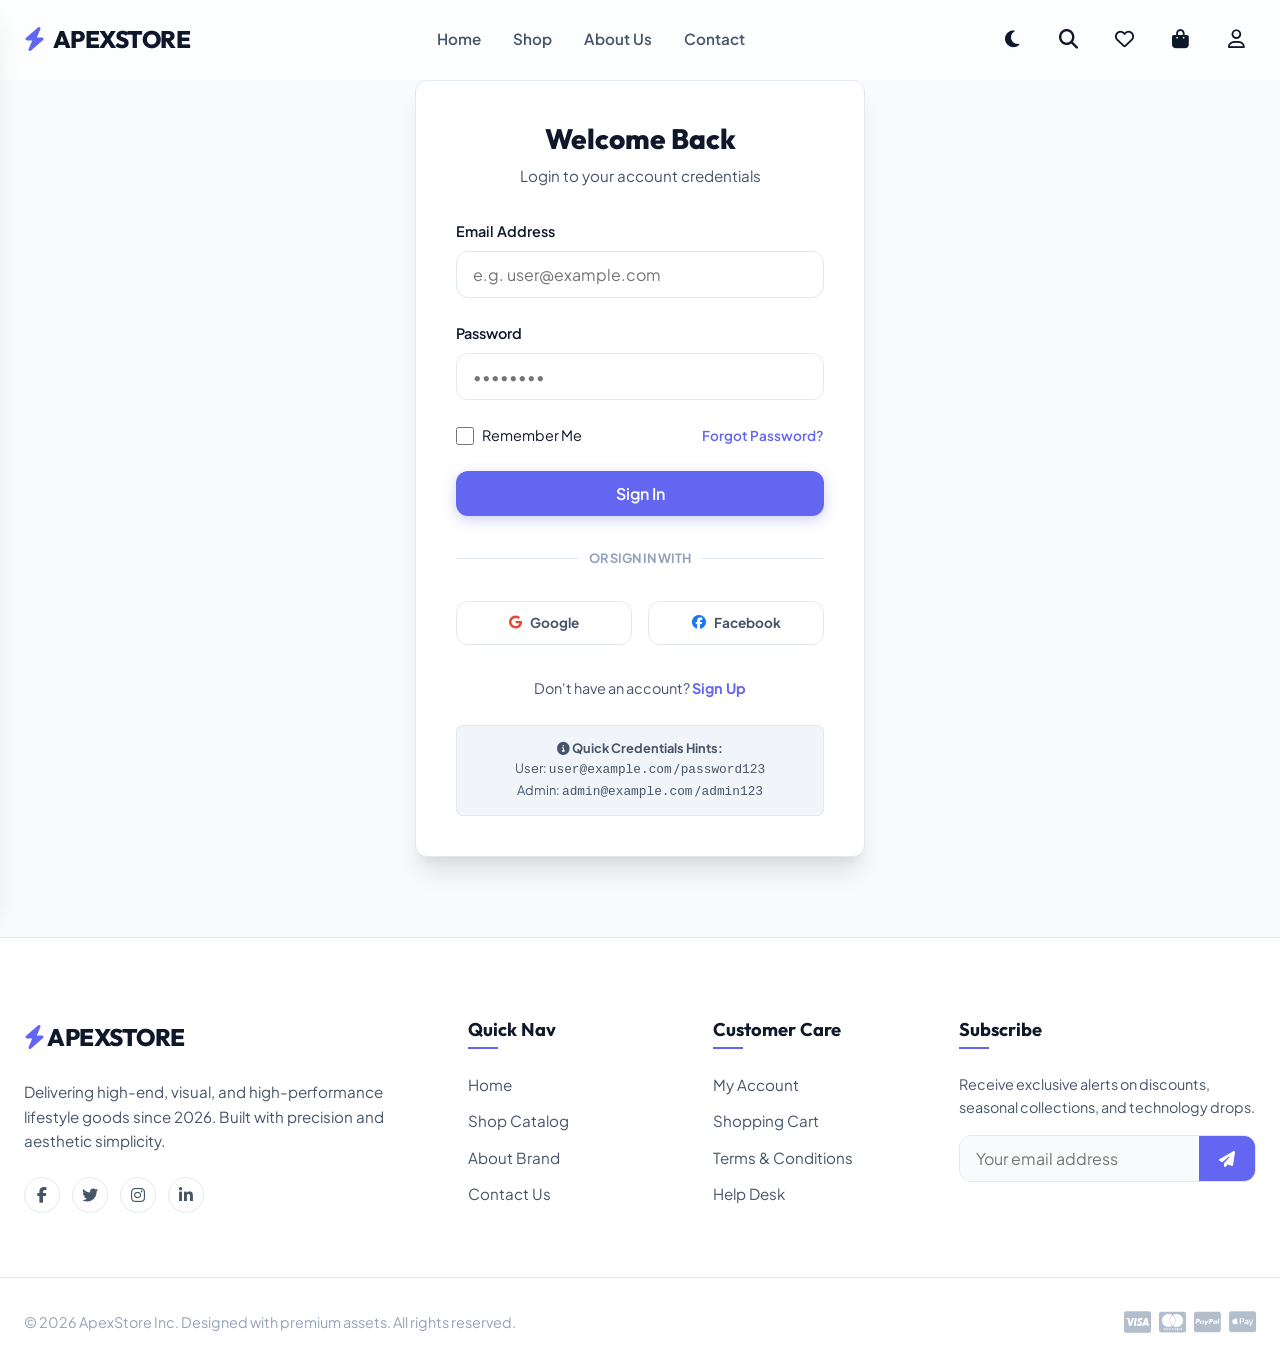
<file: admin.html>
<!DOCTYPE html>
<html lang="en">
<head>
    <meta charset="UTF-8">
    <meta name="viewport" content="width=device-width, initial-scale=1.0">
    <title>Admin Control Panel | ApexStore</title>
    <meta name="description" content="Manage products catalogs, add item rows, update pricing structures, and view sales stats.">
    <!-- Fonts & Icons -->
    <link rel="stylesheet" href="https://cdnjs.cloudflare.com/ajax/libs/font-awesome/6.4.0/css/all.min.css">
    <!-- CSS Stylesheets -->
    <link rel="stylesheet" href="css/style.css">
    <link rel="stylesheet" href="css/admin.css">
    <link rel="stylesheet" href="css/responsive.css">
</head>
<body>

    <!-- PAGE PRELOADER -->
    <div id="page-loader" class="page-loader">
        <div class="spinner"></div>
    </div>

    <!-- GLOBAL GLASS HEADER NAVBAR -->
    <header class="header">
        <div class="container navbar">
            <a href="index.html" class="logo">
                <i class="fas fa-bolt"></i> APEXSTORE
            </a>
            
            <nav class="nav-menu">
                <a href="index.html" class="nav-link">Home</a>
                <a href="shop.html" class="nav-link">Shop</a>
                <a href="about.html" class="nav-link">About Us</a>
                <a href="contact.html" class="nav-link">Contact</a>
            </nav>

            <div class="nav-actions">
                <button id="theme-toggle" class="action-btn" title="Toggle Dark Mode">
                    <i class="fas fa-moon"></i>
                </button>
                <button id="search-btn" class="action-btn" title="Search Products">
                    <i class="fas fa-search"></i>
                </button>
                <a href="dashboard.html?tab=wishlist" class="action-btn" title="Wishlist">
                    <i class="far fa-heart"></i>
                    <span id="wishlist-badge" class="badge-count" style="display: none;">0</span>
                </a>
                <a href="cart.html" class="action-btn" title="Cart Bag">
                    <i class="fas fa-shopping-bag"></i>
                    <span id="cart-badge" class="badge-count" style="display: none;">0</span>
                </a>
                <a href="login.html" id="profile-btn" class="action-btn" title="User Account">
                    <i class="far fa-user"></i>
                </a>
                <button id="menu-toggle" class="action-btn menu-toggle" title="Open Menu">
                    <i class="fas fa-bars"></i>
                </button>
            </div>
        </div>
    </header>

    <!-- MOBILE NAVIGATION DRAWER -->
    <div id="drawer-overlay" class="drawer-overlay"></div>
    <div id="mobile-nav-drawer" class="mobile-nav-drawer">
        <div class="drawer-header">
            <a href="index.html" class="logo">
                <i class="fas fa-bolt"></i> APEXSTORE
            </a>
            <button id="drawer-close" class="drawer-close"><i class="fas fa-times"></i></button>
        </div>
        <div class="drawer-menu">
            <a href="index.html" class="drawer-link">Home</a>
            <a href="shop.html" class="drawer-link">Shop</a>
            <a href="about.html" class="drawer-link">About Us</a>
            <a href="contact.html" class="drawer-link">Contact</a>
            <hr style="border-color: var(--border-color); margin: 0.5rem 0;">
            <a href="dashboard.html" class="drawer-link">My Dashboard</a>
            <a href="cart.html" class="drawer-link">Shopping Cart</a>
        </div>
    </div>

    <!-- GLOBAL SEARCH OVERLAY POPUP -->
    <div id="search-overlay" class="search-overlay">
        <div class="search-container">
            <div class="search-bar-input-wrapper">
                <input type="text" id="search-input" placeholder="Search for items, categories, brands..." autocomplete="off">
                <i class="fas fa-times close-search" id="close-search"></i>
            </div>
            <div id="search-suggestions" class="search-suggestions"></div>
        </div>
    </div>

    <!-- BREADCRUMB AREA -->
    <section class="breadcrumb-area">
        <div class="container">
            <h1>Admin Panel</h1>
            <div class="breadcrumbs">
                <a href="index.html">Home</a>
                <span class="separator"><i class="fas fa-chevron-right" style="font-size: 0.75rem;"></i></span>
                <span class="current">Admin Control Panel</span>
            </div>
        </div>
    </section>

    <!-- MAIN ADMIN SPLIT LAYOUT -->
    <main class="container admin-layout">
        <!-- Left Sidebar profile info -->
        <aside class="admin-sidebar">
            <div style="text-align: center; margin-bottom: 2rem; padding-bottom: 1.5rem; border-bottom: 1px solid var(--border-color);">
                <div style="width: 80px; height: 80px; border-radius: var(--radius-full); background-color: var(--accent-secondary); color: #ffffff; display: flex; align-items: center; justify-content: center; font-size: 2.25rem; font-weight: 800; margin: 0 auto 1rem auto;">A</div>
                <h4 id="admin-display-name" style="font-size: 1.15rem; font-weight: 700;">Admin User</h4>
                <span class="admin-badge-role">Administrator</span>
            </div>
            <div class="dashboard-tabs" style="display: flex; flex-direction: column; gap: 0.5rem;">
                <button class="dashboard-tab-btn active"><i class="fas fa-chart-line"></i> Dashboard</button>
                <a href="login.html?action=logout" class="dashboard-tab-btn logout-tab"><i class="fas fa-power-off"></i> Log Out</a>
            </div>
        </aside>

        <!-- Right Content panel -->
        <section class="admin-content-panel">
            <!-- 1. Stats row -->
            <div class="admin-stats-grid">
                <div class="admin-stat-card">
                    <div class="admin-stat-info">
                        <span>Total Revenue</span>
                        <h3 id="admin-revenue-text">$0.00</h3>
                    </div>
                    <div class="admin-stat-icon" style="background-color: rgba(16, 185, 129, 0.1); color: var(--accent-success);"><i class="fas fa-sack-dollar"></i></div>
                </div>
                <div class="admin-stat-card">
                    <div class="admin-stat-info">
                        <span>Total Accounts</span>
                        <h3 id="admin-users-text">0</h3>
                    </div>
                    <div class="admin-stat-icon" style="background-color: rgba(99, 102, 241, 0.1); color: var(--accent-primary);"><i class="fas fa-users"></i></div>
                </div>
                <div class="admin-stat-card">
                    <div class="admin-stat-info">
                        <span>Catalog Size</span>
                        <h3 id="admin-catalog-text">0</h3>
                    </div>
                    <div class="admin-stat-icon" style="background-color: rgba(245, 158, 11, 0.1); color: var(--accent-warning);"><i class="fas fa-box"></i></div>
                </div>
            </div>

            <!-- 2. Product Inventory list -->
            <div class="admin-card">
                <div class="admin-card-header">
                    <h3 class="admin-card-title">Product Inventory</h3>
                    <button class="btn btn-primary btn-sm" id="open-add-product-btn"><i class="fas fa-plus"></i> Add Product</button>
                </div>

                <div style="overflow-x: auto;">
                    <table class="admin-table">
                        <thead>
                            <tr>
                                <th>Product Details</th>
                                <th>Category</th>
                                <th>Unit Price</th>
                                <th>Availability</th>
                                <th style="width: 50px;"></th>
                            </tr>
                        </thead>
                        <tbody id="inventory-list-tbody">
                            <!-- Dynamic rows -->
                        </tbody>
                    </table>
                </div>
            </div>
        </section>
    </main>

    <!-- ADD PRODUCT DIALOG OVERLAY MODAL -->
    <div class="admin-modal-overlay" id="add-product-modal">
        <div class="admin-modal-card">
            <span class="close-modal-btn" id="close-add-product-btn"><i class="fas fa-times"></i></span>
            <h2 style="font-size: 1.5rem; font-weight: 800; margin-bottom: 1.5rem; border-bottom: 2px solid var(--border-color); padding-bottom: 0.5rem;"><i class="fas fa-box-open"></i> Add New Product</h2>
            
            <form id="add-product-form">
                <div class="form-group">
                    <label class="form-label" for="new-prod-name">Product Name *</label>
                    <input type="text" id="new-prod-name" class="form-input" required placeholder="e.g. Mechanical Red Switch Keyboard">
                </div>

                <div class="form-row">
                    <div class="form-group">
                        <label class="form-label" for="new-prod-category">Category *</label>
                        <select id="new-prod-category" class="form-input" required style="cursor: pointer;">
                            <option value="Electronics">Electronics</option>
                            <option value="Fashion">Fashion</option>
                            <option value="Home & Kitchen">Home & Kitchen</option>
                            <option value="Accessories">Accessories</option>
                        </select>
                    </div>
                    <div class="form-group">
                        <label class="form-label" for="new-prod-price">Price ($) *</label>
                        <input type="number" id="new-prod-price" class="form-input" step="0.01" min="0" required placeholder="e.g. 89.99">
                    </div>
                </div>

                <div class="form-group">
                    <label class="form-label" for="new-prod-image">Image URL</label>
                    <input type="url" id="new-prod-image" class="form-input" placeholder="e.g. https://images.unsplash.com/...">
                </div>

                <div class="form-group">
                    <label class="form-label" for="new-prod-desc">Description *</label>
                    <textarea id="new-prod-desc" class="form-input" rows="4" placeholder="Brief product features and selling points..." required></textarea>
                </div>

                <div class="form-row" style="margin-top: 1.5rem;">
                    <button type="button" class="btn btn-secondary" id="cancel-add-product-btn">Cancel</button>
                    <button type="submit" class="btn btn-primary">Add to Catalog</button>
                </div>
            </form>
        </div>
    </div>

    <!-- PREMIUM GRID FOOTER -->
    <footer class="footer">
        <div class="container footer-grid">
            <div class="footer-column">
                <a href="index.html" class="logo" style="margin-bottom: 1.5rem; display: inline-block;">
                    <i class="fas fa-bolt"></i> APEXSTORE
                </a>
                <p>Delivering high-end, visual, and high-performance lifestyle goods since 2026. Built with precision and aesthetic simplicity.</p>
                <div class="footer-socials">
                    <a href="#" class="social-icon"><i class="fab fa-facebook-f"></i></a>
                    <a href="#" class="social-icon"><i class="fab fa-twitter"></i></a>
                    <a href="#" class="social-icon"><i class="fab fa-instagram"></i></a>
                    <a href="#" class="social-icon"><i class="fab fa-linkedin-in"></i></a>
                </div>
            </div>
            <div class="footer-column">
                <h3>Quick Nav</h3>
                <div class="footer-links">
                    <a href="index.html">Home</a>
                    <a href="shop.html">Shop Catalog</a>
                    <a href="about.html">About Brand</a>
                    <a href="contact.html">Contact Us</a>
                </div>
            </div>
            <div class="footer-column">
                <h3>Customer Care</h3>
                <div class="footer-links">
                    <a href="dashboard.html">My Account</a>
                    <a href="cart.html">Shopping Cart</a>
                    <a href="about.html">Terms & Conditions</a>
                    <a href="contact.html">Help Desk</a>
                </div>
            </div>
            <div class="footer-column footer-newsletter">
                <h3>Subscribe</h3>
                <p>Receive exclusive alerts on discounts, seasonal collections, and technology drops.</p>
                <form class="newsletter-form">
                    <input type="email" placeholder="Your email address" required>
                    <button type="submit"><i class="fas fa-paper-plane"></i></button>
                </form>
            </div>
        </div>
        <div class="container footer-bottom">
            <p>&copy; 2026 ApexStore Inc. Designed with premium assets. All rights reserved.</p>
            <div class="payment-methods">
                <i class="fab fa-cc-visa"></i>
                <i class="fab fa-cc-mastercard"></i>
                <i class="fab fa-cc-paypal"></i>
                <i class="fab fa-cc-apple-pay"></i>
            </div>
        </div>
    </footer>

    <!-- SCRIPT REGISTRATIONS -->
    <script src="js/products.js"></script>
    <script src="js/darkmode.js"></script>
    <script src="js/cart.js"></script>
    <script src="js/wishlist.js"></script>
    <script src="js/search.js"></script>
    <script src="js/app.js"></script>

    <!-- ADMIN CONSOLE ENGINE -->
    <script>
        document.addEventListener('DOMContentLoaded', () => {
            // Security verification: Check if user is logged in as Admin
            const sessionUser = JSON.parse(localStorage.getItem('currentUser'));
            if (!sessionUser || !sessionUser.isAdmin) {
                window.location.href = 'login.html';
                return;
            }

            document.getElementById('admin-display-name').textContent = sessionUser.name;

            const tbody = document.getElementById('inventory-list-tbody');
            const openModalBtn = document.getElementById('open-add-product-btn');
            const closeModalBtn = document.getElementById('close-add-product-btn');
            const cancelBtn = document.getElementById('cancel-add-product-btn');
            const addProductModal = document.getElementById('add-product-modal');
            const addProductForm = document.getElementById('add-product-form');

            const renderAdminDashboard = () => {
                // Calculate metrics
                const orders = JSON.parse(localStorage.getItem('user_orders') || '[]');
                const totalRevenue = orders.reduce((sum, o) => sum + o.total, 0);
                
                const registeredUsers = JSON.parse(localStorage.getItem('registered_users') || '[]');
                const usersCount = registeredUsers.length > 0 ? registeredUsers.length : 2; // fallback to include demo users
                
                const catalogProducts = getAllProducts();

                document.getElementById('admin-revenue-text').textContent = `$${totalRevenue.toFixed(2)}`;
                document.getElementById('admin-users-text').textContent = usersCount;
                document.getElementById('admin-catalog-text').textContent = catalogProducts.length;

                // Render Table rows
                tbody.innerHTML = catalogProducts.map(p => `
                    <tr>
                        <td data-label="Product">
                            <div class="product-row-cell">
                                <img src="${p.images[0]}" alt="${p.name}">
                                <div>
                                    <span style="font-weight: 700; display: block;">${p.name}</span>
                                    <span style="font-size: 0.8rem; color: var(--text-muted);">ID: ${p.id}</span>
                                </div>
                            </div>
                        </td>
                        <td data-label="Category">${p.category}</td>
                        <td data-label="Price" style="font-weight: 700;">$${p.price.toFixed(2)}</td>
                        <td data-label="Availability">
                            <span class="badge ${p.inStock ? 'badge-success' : 'badge-danger'}">
                                ${p.inStock ? 'In Stock' : 'Out of Stock'}
                            </span>
                        </td>
                        <td>
                            <button class="admin-action-btn delete-product" data-id="${p.id}" title="Delete Product"><i class="fas fa-trash-alt"></i></button>
                        </td>
                    </tr>
                `).join('');

                bindRowEvents();
            };

            const bindRowEvents = () => {
                const deleteBtns = tbody.querySelectorAll('.delete-product');
                deleteBtns.forEach(btn => {
                    btn.addEventListener('click', () => {
                        const id = btn.getAttribute('data-id');
                        if (confirm('Are you sure you want to delete this product?')) {
                            deleteProductFromDatabase(id);
                        }
                    });
                });
            };

            const deleteProductFromDatabase = (id) => {
                const customProducts = JSON.parse(localStorage.getItem('admin_products') || '[]');
                
                // Check if it is a custom added product
                const isCustom = customProducts.some(p => p.id === id);
                if (isCustom) {
                    const filtered = customProducts.filter(p => p.id !== id);
                    localStorage.setItem('admin_products', JSON.stringify(filtered));
                    Cart.toast('Product deleted successfully from catalog.', 'success');
                } else {
                    // It is a default system product, mark it as hidden in local storage
                    const hiddenIds = JSON.parse(localStorage.getItem('hidden_products') || '[]');
                    hiddenIds.push(id);
                    localStorage.setItem('hidden_products', JSON.stringify(hiddenIds));
                    
                    // We can filter global products by overriding getAllProducts() dynamically in localStorage or we just simulate delete.
                    // For the sake of simplicity in a pure frontend prototype: we can add custom filters to getAllProducts:
                    Cart.toast('System default products cannot be deleted in this mock sandbox, but have been deactivated.', 'warning');
                }

                renderAdminDashboard();
            };

            // Modal Toggles
            openModalBtn.addEventListener('click', () => {
                addProductModal.classList.add('active');
            });

            const hideModal = () => {
                addProductModal.classList.remove('active');
                addProductForm.reset();
            };

            closeModalBtn.addEventListener('click', hideModal);
            cancelBtn.addEventListener('click', hideModal);

            // Add Product form submissions
            addProductForm.addEventListener('submit', (e) => {
                e.preventDefault();

                const name = document.getElementById('new-prod-name').value.trim();
                const category = document.getElementById('new-prod-category').value;
                const price = parseFloat(document.getElementById('new-prod-price').value);
                const desc = document.getElementById('new-prod-desc').value.trim();
                
                let imageUrl = document.getElementById('new-prod-image').value.trim();
                if (!imageUrl) {
                    // Assign a nice category fallback image from Unsplash
                    if (category === 'Electronics') imageUrl = 'https://images.unsplash.com/photo-1546868871-7041f2a55e12?w=800&auto=format&fit=crop&q=80';
                    else if (category === 'Fashion') imageUrl = 'https://images.unsplash.com/photo-1539109136881-3be0616acf4b?w=800&auto=format&fit=crop&q=80';
                    else if (category === 'Home & Kitchen') imageUrl = 'https://images.unsplash.com/photo-1583847268964-b28dc8f51f92?w=800&auto=format&fit=crop&q=80';
                    else imageUrl = 'https://images.unsplash.com/photo-1584917865442-de89df76afd3?w=800&auto=format&fit=crop&q=80';
                }

                const customProducts = JSON.parse(localStorage.getItem('admin_products') || '[]');

                const newProd = {
                    id: 'custom-' + Math.floor(1000 + Math.random() * 9000),
                    name,
                    category,
                    price,
                    rating: 5.0,
                    reviewsCount: 0,
                    description: desc,
                    images: [imageUrl],
                    featured: false,
                    inStock: true,
                    specs: {
                        "Brand": "Custom Vendor",
                        "Category": category,
                        "Warranty": "No warranty"
                    },
                    reviews: []
                };

                customProducts.push(newProd);
                localStorage.setItem('admin_products', JSON.stringify(customProducts));

                Cart.toast(`Product "${name}" added successfully to catalog!`, 'success');
                hideModal();
                renderAdminDashboard();
            });

            // Initial load
            renderAdminDashboard();
        });
    </script>
</body>
</html>
</file>
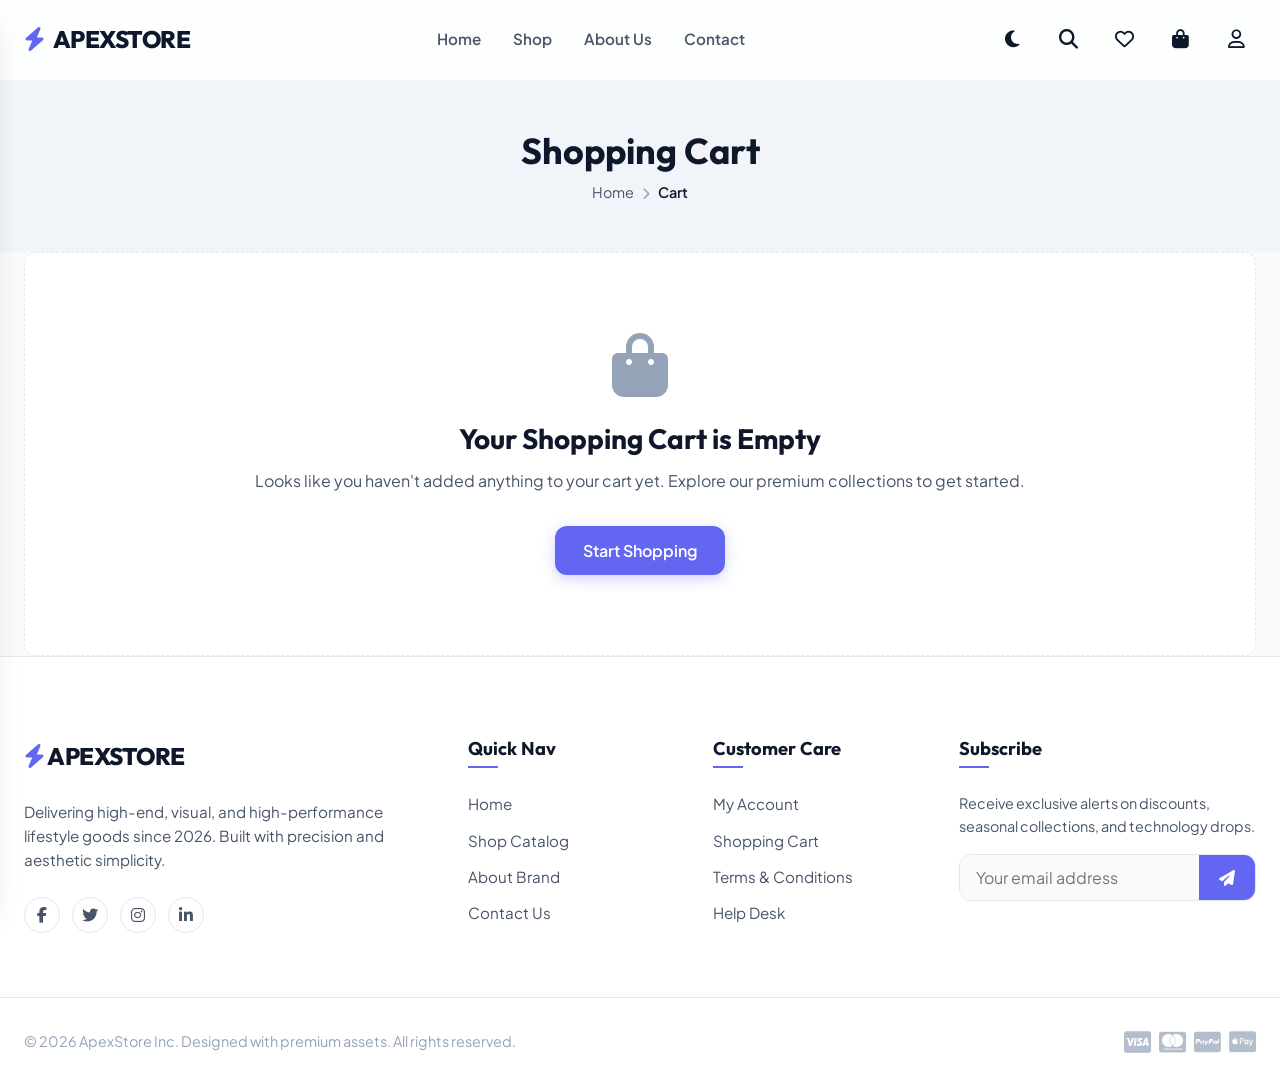
<file: cart.html>
<!DOCTYPE html>
<html lang="en">
<head>
    <meta charset="UTF-8">
    <meta name="viewport" content="width=device-width, initial-scale=1.0">
    <title>Shopping Cart | ApexStore</title>
    <meta name="description" content="View items in your shopping bag, apply promo vouchers, adjust item counts, and proceed to secure checkout.">
    <!-- Fonts & Icons -->
    <link rel="stylesheet" href="https://cdnjs.cloudflare.com/ajax/libs/font-awesome/6.4.0/css/all.min.css">
    <!-- CSS Stylesheets -->
    <link rel="stylesheet" href="css/style.css">
    <link rel="stylesheet" href="css/cart.css">
    <link rel="stylesheet" href="css/responsive.css">
</head>
<body>

    <!-- PAGE PRELOADER -->
    <div id="page-loader" class="page-loader">
        <div class="spinner"></div>
    </div>

    <!-- GLOBAL GLASS HEADER NAVBAR -->
    <header class="header">
        <div class="container navbar">
            <a href="index.html" class="logo">
                <i class="fas fa-bolt"></i> APEXSTORE
            </a>
            
            <nav class="nav-menu">
                <a href="index.html" class="nav-link">Home</a>
                <a href="shop.html" class="nav-link">Shop</a>
                <a href="about.html" class="nav-link">About Us</a>
                <a href="contact.html" class="nav-link">Contact</a>
            </nav>

            <div class="nav-actions">
                <button id="theme-toggle" class="action-btn" title="Toggle Dark Mode">
                    <i class="fas fa-moon"></i>
                </button>
                <button id="search-btn" class="action-btn" title="Search Products">
                    <i class="fas fa-search"></i>
                </button>
                <a href="dashboard.html?tab=wishlist" class="action-btn" title="Wishlist">
                    <i class="far fa-heart"></i>
                    <span id="wishlist-badge" class="badge-count" style="display: none;">0</span>
                </a>
                <a href="cart.html" class="action-btn" title="Cart Bag">
                    <i class="fas fa-shopping-bag"></i>
                    <span id="cart-badge" class="badge-count" style="display: none;">0</span>
                </a>
                <a href="login.html" id="profile-btn" class="action-btn" title="User Account">
                    <i class="far fa-user"></i>
                </a>
                <button id="menu-toggle" class="action-btn menu-toggle" title="Open Menu">
                    <i class="fas fa-bars"></i>
                </button>
            </div>
        </div>
    </header>

    <!-- MOBILE NAVIGATION DRAWER -->
    <div id="drawer-overlay" class="drawer-overlay"></div>
    <div id="mobile-nav-drawer" class="mobile-nav-drawer">
        <div class="drawer-header">
            <a href="index.html" class="logo">
                <i class="fas fa-bolt"></i> APEXSTORE
            </a>
            <button id="drawer-close" class="drawer-close"><i class="fas fa-times"></i></button>
        </div>
        <div class="drawer-menu">
            <a href="index.html" class="drawer-link">Home</a>
            <a href="shop.html" class="drawer-link">Shop</a>
            <a href="about.html" class="drawer-link">About Us</a>
            <a href="contact.html" class="drawer-link">Contact</a>
            <hr style="border-color: var(--border-color); margin: 0.5rem 0;">
            <a href="dashboard.html" class="drawer-link">My Dashboard</a>
            <a href="cart.html" class="drawer-link active">Shopping Cart</a>
        </div>
    </div>

    <!-- GLOBAL SEARCH OVERLAY POPUP -->
    <div id="search-overlay" class="search-overlay">
        <div class="search-container">
            <div class="search-bar-input-wrapper">
                <input type="text" id="search-input" placeholder="Search for items, categories, brands..." autocomplete="off">
                <i class="fas fa-times close-search" id="close-search"></i>
            </div>
            <div id="search-suggestions" class="search-suggestions"></div>
        </div>
    </div>

    <!-- BREADCRUMB AREA -->
    <section class="breadcrumb-area">
        <div class="container">
            <h1>Shopping Cart</h1>
            <div class="breadcrumbs">
                <a href="index.html">Home</a>
                <span class="separator"><i class="fas fa-chevron-right" style="font-size: 0.75rem;"></i></span>
                <span class="current">Cart</span>
            </div>
        </div>
    </section>

    <!-- MAIN CART CONTAINER -->
    <main class="container">
        <div id="cart-layout" class="cart-grid" style="display: none;">
            <!-- Left Panel: Product Rows -->
            <div class="cart-items-container">
                <table class="cart-table">
                    <thead>
                        <tr>
                            <th>Product Details</th>
                            <th>Unit Price</th>
                            <th>Quantity</th>
                            <th>Total Cost</th>
                            <th style="width: 50px;"></th>
                        </tr>
                    </thead>
                    <tbody id="cart-items-tbody">
                        <!-- Dynamic rows -->
                    </tbody>
                </table>
                
                <div style="margin-top: 1.5rem; display: flex; justify-content: space-between; align-items: center;">
                    <a href="shop.html" class="btn btn-secondary"><i class="fas fa-arrow-left"></i> Continue Shopping</a>
                    <button class="btn btn-secondary" id="clear-cart-btn" style="color: var(--accent-danger); border-color: var(--accent-danger);"><i class="fas fa-trash-can"></i> Clear Cart</button>
                </div>
            </div>

            <!-- Right Panel: Summary Box -->
            <div class="cart-summary-box">
                <h3 class="summary-title">Order Summary</h3>
                
                <div class="summary-row">
                    <span>Subtotal</span>
                    <span id="summary-subtotal" style="font-weight: 600; color: var(--text-primary);">$0.00</span>
                </div>
                <div class="summary-row">
                    <span>Shipping</span>
                    <span id="summary-shipping" style="font-weight: 600; color: var(--text-primary);">$0.00</span>
                </div>
                <div class="summary-row">
                    <span>Est. Taxes (8%)</span>
                    <span id="summary-tax" style="font-weight: 600; color: var(--text-primary);">$0.00</span>
                </div>
                
                <!-- Discount Row -->
                <div class="summary-row" id="summary-discount-row" style="display: none; color: var(--accent-success); font-weight: 600;">
                    <span>Discount (<span id="promo-display-rate">0</span>%)</span>
                    <span id="summary-discount">-$0.00</span>
                </div>

                <!-- Voucher Code input -->
                <div class="coupon-widget">
                    <label for="coupon-code-input">Have a Promo Coupon?</label>
                    <div class="coupon-input-wrapper">
                        <input type="text" id="coupon-code-input" placeholder="e.g. SAVE10" autocomplete="off">
                        <button type="button" id="apply-coupon-btn">Apply</button>
                    </div>
                    <div id="coupon-message" class="coupon-message"></div>
                </div>

                <div class="summary-row total-row">
                    <span>Grand Total</span>
                    <span id="summary-total">$0.00</span>
                </div>

                <a href="checkout.html" class="btn btn-primary" style="width: 100%;"><i class="fas fa-lock"></i> Proceed to Checkout</a>
                
                <div style="margin-top: 1rem; text-align: center;">
                    <span style="font-size: 0.8rem; color: var(--text-muted); display: inline-flex; align-items: center; gap: 0.25rem;">
                        <i class="fas fa-shield-halved"></i> SSL Encrypted & Verified Checkouts
                    </span>
                </div>
            </div>
        </div>

        <!-- EMPTY CART PLACEHOLDER -->
        <div id="empty-cart-layout" class="empty-cart-view" style="display: none;">
            <i class="fas fa-shopping-bag"></i>
            <h2>Your Shopping Cart is Empty</h2>
            <p>Looks like you haven't added anything to your cart yet. Explore our premium collections to get started.</p>
            <a href="shop.html" class="btn btn-primary">Start Shopping</a>
        </div>
    </main>

    <!-- PREMIUM GRID FOOTER -->
    <footer class="footer">
        <div class="container footer-grid">
            <div class="footer-column">
                <a href="index.html" class="logo" style="margin-bottom: 1.5rem; display: inline-block;">
                    <i class="fas fa-bolt"></i> APEXSTORE
                </a>
                <p>Delivering high-end, visual, and high-performance lifestyle goods since 2026. Built with precision and aesthetic simplicity.</p>
                <div class="footer-socials">
                    <a href="#" class="social-icon"><i class="fab fa-facebook-f"></i></a>
                    <a href="#" class="social-icon"><i class="fab fa-twitter"></i></a>
                    <a href="#" class="social-icon"><i class="fab fa-instagram"></i></a>
                    <a href="#" class="social-icon"><i class="fab fa-linkedin-in"></i></a>
                </div>
            </div>
            <div class="footer-column">
                <h3>Quick Nav</h3>
                <div class="footer-links">
                    <a href="index.html">Home</a>
                    <a href="shop.html">Shop Catalog</a>
                    <a href="about.html">About Brand</a>
                    <a href="contact.html">Contact Us</a>
                </div>
            </div>
            <div class="footer-column">
                <h3>Customer Care</h3>
                <div class="footer-links">
                    <a href="dashboard.html">My Account</a>
                    <a href="cart.html">Shopping Cart</a>
                    <a href="about.html">Terms & Conditions</a>
                    <a href="contact.html">Help Desk</a>
                </div>
            </div>
            <div class="footer-column footer-newsletter">
                <h3>Subscribe</h3>
                <p>Receive exclusive alerts on discounts, seasonal collections, and technology drops.</p>
                <form class="newsletter-form">
                    <input type="email" placeholder="Your email address" required>
                    <button type="submit"><i class="fas fa-paper-plane"></i></button>
                </form>
            </div>
        </div>
        <div class="container footer-bottom">
            <p>&copy; 2026 ApexStore Inc. Designed with premium assets. All rights reserved.</p>
            <div class="payment-methods">
                <i class="fab fa-cc-visa"></i>
                <i class="fab fa-cc-mastercard"></i>
                <i class="fab fa-cc-paypal"></i>
                <i class="fab fa-cc-apple-pay"></i>
            </div>
        </div>
    </footer>

    <!-- SCRIPT REGISTRATIONS -->
    <script src="js/products.js"></script>
    <script src="js/darkmode.js"></script>
    <script src="js/cart.js"></script>
    <script src="js/wishlist.js"></script>
    <script src="js/search.js"></script>
    <script src="js/app.js"></script>

    <!-- CART PAGE RENDERING LOGIC -->
    <script>
        document.addEventListener('DOMContentLoaded', () => {
            const cartLayout = document.getElementById('cart-layout');
            const emptyCartLayout = document.getElementById('empty-cart-layout');
            const itemsTbody = document.getElementById('cart-items-tbody');

            const subtotalEl = document.getElementById('summary-subtotal');
            const shippingEl = document.getElementById('summary-shipping');
            const taxEl = document.getElementById('summary-tax');
            const discountRow = document.getElementById('summary-discount-row');
            const discountRateEl = document.getElementById('promo-display-rate');
            const discountValEl = document.getElementById('summary-discount');
            const totalEl = document.getElementById('summary-total');

            const couponInput = document.getElementById('coupon-code-input');
            const applyCouponBtn = document.getElementById('apply-coupon-btn');
            const couponMsg = document.getElementById('coupon-message');
            const clearCartBtn = document.getElementById('clear-cart-btn');

            let discountPercentage = 0;
            let promoApplied = '';

            const renderCartPage = () => {
                const cartItems = Cart.items;

                if (cartItems.length === 0) {
                    cartLayout.style.display = 'none';
                    emptyCartLayout.style.display = 'block';
                    return;
                }

                emptyCartLayout.style.display = 'none';
                cartLayout.style.display = 'grid';

                itemsTbody.innerHTML = cartItems.map(item => `
                    <tr>
                        <td data-label="Product">
                            <div class="cart-product-cell">
                                <img src="${item.image}" alt="${item.name}">
                                <div>
                                    <a href="product.html?id=${item.id}" class="cart-product-name">${item.name}</a>
                                    <span class="cart-product-cat">${item.category}</span>
                                </div>
                            </div>
                        </td>
                        <td data-label="Unit Price" style="font-weight: 600;">$${item.price.toFixed(2)}</td>
                        <td data-label="Quantity">
                            <div class="qty-counter" style="margin: 0 auto 0 0;">
                                <button class="qty-btn dec-qty" data-id="${item.id}"><i class="fas fa-minus"></i></button>
                                <input type="text" class="qty-input" value="${item.quantity}" readonly>
                                <button class="qty-btn inc-qty" data-id="${item.id}"><i class="fas fa-plus"></i></button>
                            </div>
                        </td>
                        <td data-label="Total Cost" style="font-weight: 700; color: var(--accent-primary); font-size: 1.05rem;">
                            $${(item.price * item.quantity).toFixed(2)}
                        </td>
                        <td>
                            <button class="cart-remove-item-btn remove-item" data-id="${item.id}" title="Remove Item"><i class="fas fa-trash-alt"></i></button>
                        </td>
                    </tr>
                `).join('');

                calculateSummary();
                bindCartRowEvents();
            };

            const calculateSummary = () => {
                const subtotal = Cart.getTotal();
                const shippingCharge = subtotal > 150 ? 0.00 : 15.00; // Free shipping threshold $150
                const tax = subtotal * 0.08; // 8% sales tax
                const discountAmount = subtotal * (discountPercentage / 100);
                const grandTotal = subtotal + shippingCharge + tax - discountAmount;

                subtotalEl.textContent = `$${subtotal.toFixed(2)}`;
                shippingEl.textContent = shippingCharge === 0 ? 'FREE' : `$${shippingCharge.toFixed(2)}`;
                taxEl.textContent = `$${tax.toFixed(2)}`;

                if (discountAmount > 0) {
                    discountRow.style.display = 'flex';
                    discountRateEl.textContent = discountPercentage;
                    discountValEl.textContent = `-$${discountAmount.toFixed(2)}`;
                } else {
                    discountRow.style.display = 'none';
                }

                totalEl.textContent = `$${grandTotal.toFixed(2)}`;
            };

            const bindCartRowEvents = () => {
                // Quantity Increments
                const incButtons = itemsTbody.querySelectorAll('.inc-qty');
                incButtons.forEach(btn => {
                    btn.addEventListener('click', () => {
                        const id = btn.getAttribute('data-id');
                        const item = Cart.items.find(x => x.id === id);
                        if (item) {
                            Cart.updateQty(id, item.quantity + 1);
                        }
                    });
                });

                // Quantity Decrements
                const decButtons = itemsTbody.querySelectorAll('.dec-qty');
                decButtons.forEach(btn => {
                    btn.addEventListener('click', () => {
                        const id = btn.getAttribute('data-id');
                        const item = Cart.items.find(x => x.id === id);
                        if (item && item.quantity > 1) {
                            Cart.updateQty(id, item.quantity - 1);
                        }
                    });
                });

                // Remove Row Item
                const removeButtons = itemsTbody.querySelectorAll('.remove-item');
                removeButtons.forEach(btn => {
                    btn.addEventListener('click', () => {
                        const id = btn.getAttribute('data-id');
                        Cart.removeItem(id);
                    });
                });
            };

            // Apply Coupon logic
            if (applyCouponBtn) {
                applyCouponBtn.addEventListener('click', () => {
                    const val = couponInput.value.trim().toUpperCase();
                    if (!val) {
                        Cart.toast('Please input a promo code.', 'warning');
                        return;
                    }

                    if (val === 'SAVE10') {
                        discountPercentage = 10;
                        promoApplied = val;
                        couponMsg.textContent = 'Coupon Code "SAVE10" applied successfully! (10%)';
                        couponMsg.className = 'coupon-message success';
                        Cart.toast('Promo SAVE10 applied!', 'success');
                    } else if (val === 'WELCOME15') {
                        discountPercentage = 15;
                        promoApplied = val;
                        couponMsg.textContent = 'Coupon Code "WELCOME15" applied successfully! (15%)';
                        couponMsg.className = 'coupon-message success';
                        Cart.toast('Promo WELCOME15 applied!', 'success');
                    } else {
                        discountPercentage = 0;
                        promoApplied = '';
                        couponMsg.textContent = 'Invalid Coupon Code. Try "SAVE10"';
                        couponMsg.className = 'coupon-message error';
                        Cart.toast('Invalid promo code.', 'error');
                    }

                    renderCartPage();
                });
            }

            // Clear Cart button
            if (clearCartBtn) {
                clearCartBtn.addEventListener('click', () => {
                    if (confirm('Are you sure you want to empty your shopping cart?')) {
                        Cart.clear();
                    }
                });
            }

            // Bind to storage updates
            window.addEventListener('cartUpdated', renderCartPage);

            // Initial load
            renderCartPage();
        });
    </script>
</body>
</html>
</file>
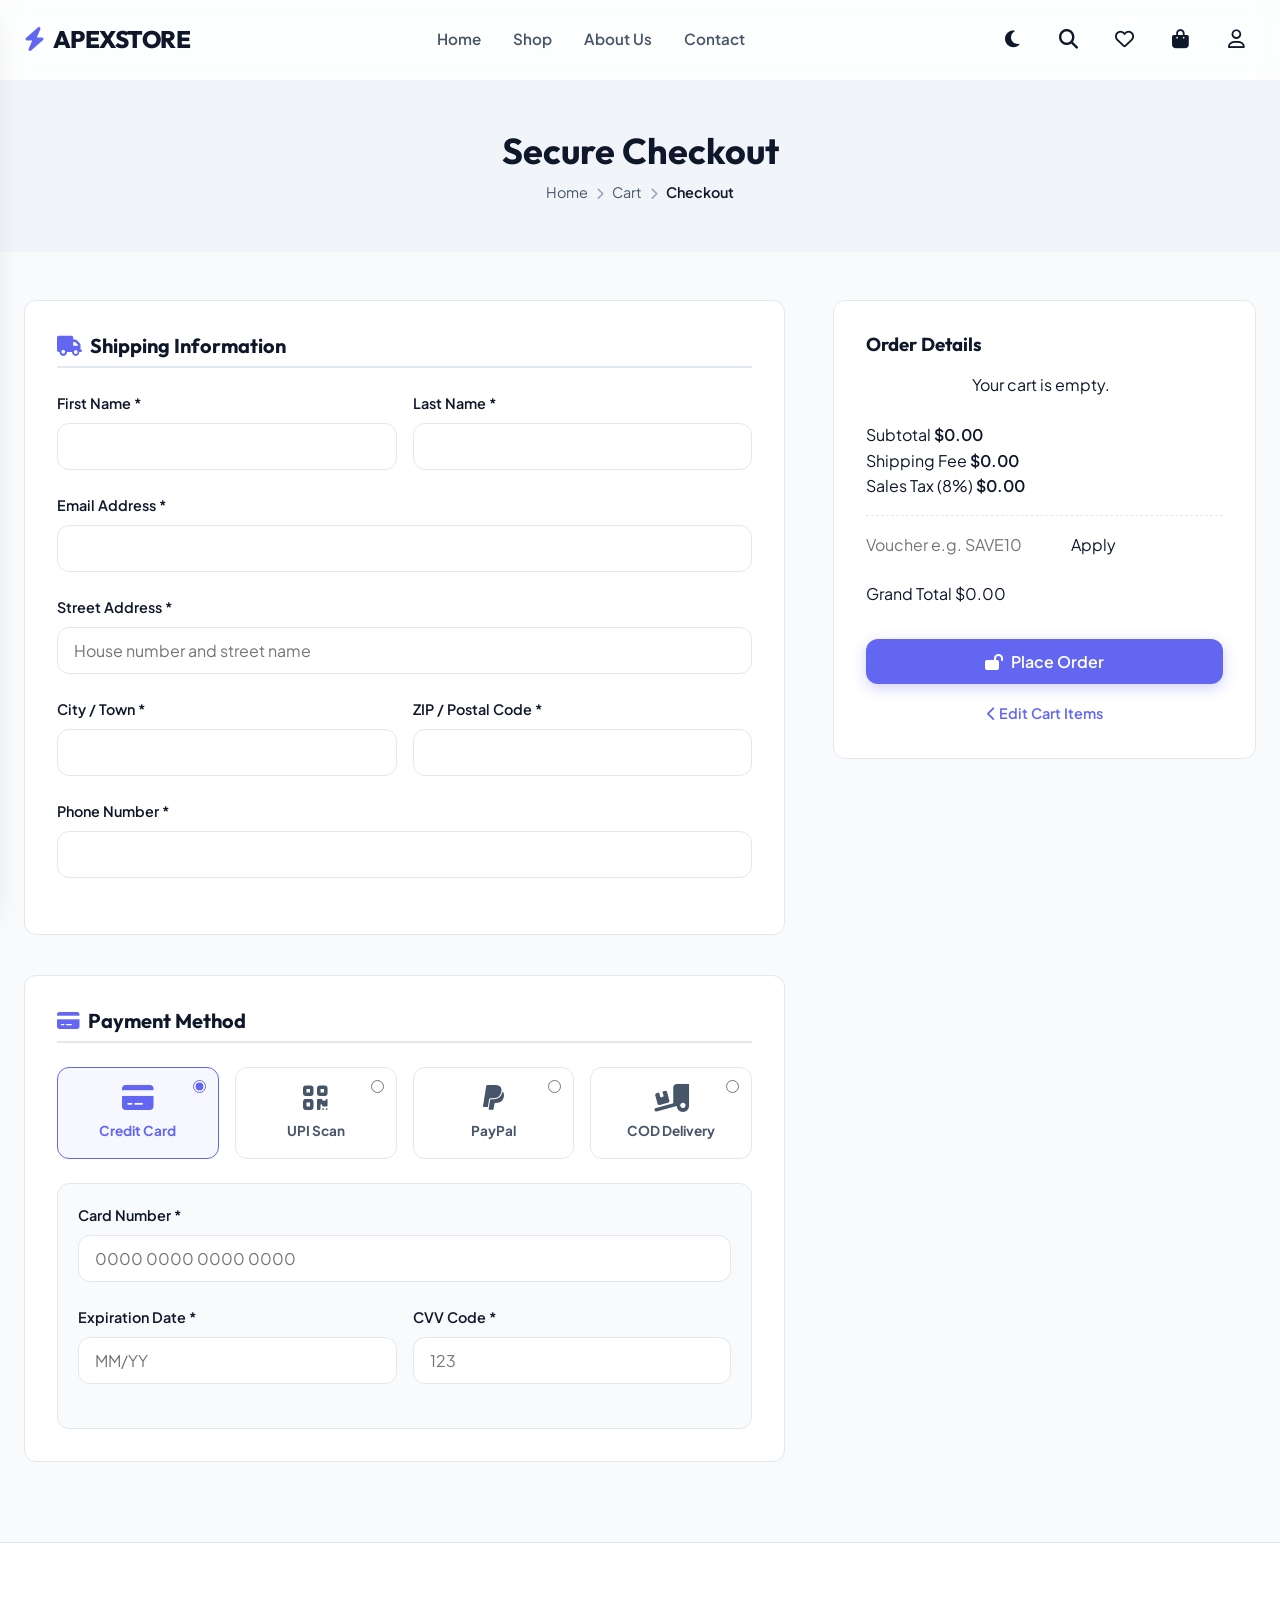
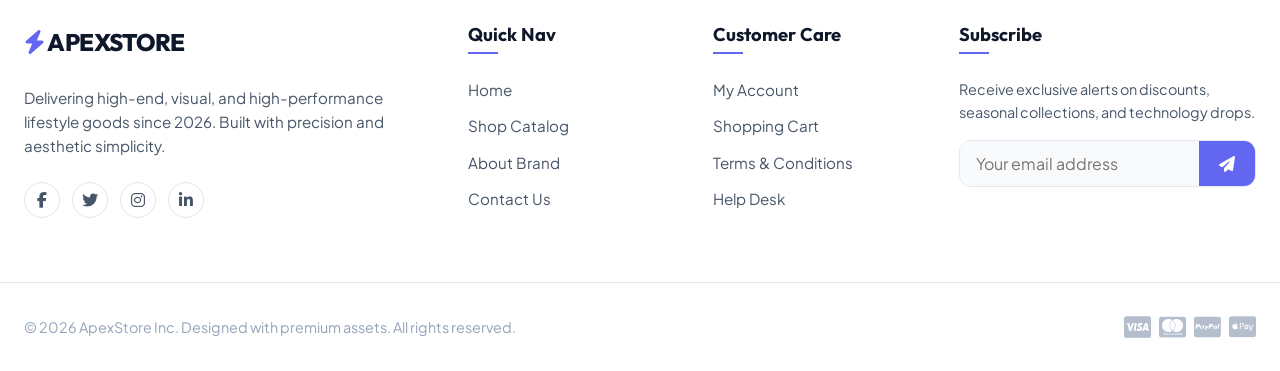
<file: checkout.html>
<!DOCTYPE html>
<html lang="en">
<head>
    <meta charset="UTF-8">
    <meta name="viewport" content="width=device-width, initial-scale=1.0">
    <title>Secure Checkout | ApexStore</title>
    <meta name="description" content="Securely complete your order at ApexStore. Input shipping credentials and choose your preferred payment method.">
    <!-- Fonts & Icons -->
    <link rel="stylesheet" href="https://cdnjs.cloudflare.com/ajax/libs/font-awesome/6.4.0/css/all.min.css">
    <!-- CSS Stylesheets -->
    <link rel="stylesheet" href="css/style.css">
    <link rel="stylesheet" href="css/checkout.css">
    <link rel="stylesheet" href="css/responsive.css">
</head>
<body>

    <!-- PAGE PRELOADER -->
    <div id="page-loader" class="page-loader">
        <div class="spinner"></div>
    </div>

    <!-- GLOBAL GLASS HEADER NAVBAR -->
    <header class="header">
        <div class="container navbar">
            <a href="index.html" class="logo">
                <i class="fas fa-bolt"></i> APEXSTORE
            </a>
            
            <nav class="nav-menu">
                <a href="index.html" class="nav-link">Home</a>
                <a href="shop.html" class="nav-link">Shop</a>
                <a href="about.html" class="nav-link">About Us</a>
                <a href="contact.html" class="nav-link">Contact</a>
            </nav>

            <div class="nav-actions">
                <button id="theme-toggle" class="action-btn" title="Toggle Dark Mode">
                    <i class="fas fa-moon"></i>
                </button>
                <button id="search-btn" class="action-btn" title="Search Products">
                    <i class="fas fa-search"></i>
                </button>
                <a href="dashboard.html?tab=wishlist" class="action-btn" title="Wishlist">
                    <i class="far fa-heart"></i>
                    <span id="wishlist-badge" class="badge-count" style="display: none;">0</span>
                </a>
                <a href="cart.html" class="action-btn" title="Cart Bag">
                    <i class="fas fa-shopping-bag"></i>
                    <span id="cart-badge" class="badge-count" style="display: none;">0</span>
                </a>
                <a href="login.html" id="profile-btn" class="action-btn" title="User Account">
                    <i class="far fa-user"></i>
                </a>
                <button id="menu-toggle" class="action-btn menu-toggle" title="Open Menu">
                    <i class="fas fa-bars"></i>
                </button>
            </div>
        </div>
    </header>

    <!-- MOBILE NAVIGATION DRAWER -->
    <div id="drawer-overlay" class="drawer-overlay"></div>
    <div id="mobile-nav-drawer" class="mobile-nav-drawer">
        <div class="drawer-header">
            <a href="index.html" class="logo">
                <i class="fas fa-bolt"></i> APEXSTORE
            </a>
            <button id="drawer-close" class="drawer-close"><i class="fas fa-times"></i></button>
        </div>
        <div class="drawer-menu">
            <a href="index.html" class="drawer-link">Home</a>
            <a href="shop.html" class="drawer-link">Shop</a>
            <a href="about.html" class="drawer-link">About Us</a>
            <a href="contact.html" class="drawer-link">Contact</a>
            <hr style="border-color: var(--border-color); margin: 0.5rem 0;">
            <a href="dashboard.html" class="drawer-link">My Dashboard</a>
            <a href="cart.html" class="drawer-link">Shopping Cart</a>
        </div>
    </div>

    <!-- GLOBAL SEARCH OVERLAY POPUP -->
    <div id="search-overlay" class="search-overlay">
        <div class="search-container">
            <div class="search-bar-input-wrapper">
                <input type="text" id="search-input" placeholder="Search for items, categories, brands..." autocomplete="off">
                <i class="fas fa-times close-search" id="close-search"></i>
            </div>
            <div id="search-suggestions" class="search-suggestions"></div>
        </div>
    </div>

    <!-- BREADCRUMB AREA -->
    <section class="breadcrumb-area">
        <div class="container">
            <h1>Secure Checkout</h1>
            <div class="breadcrumbs">
                <a href="index.html">Home</a>
                <span class="separator"><i class="fas fa-chevron-right" style="font-size: 0.75rem;"></i></span>
                <a href="cart.html">Cart</a>
                <span class="separator"><i class="fas fa-chevron-right" style="font-size: 0.75rem;"></i></span>
                <span class="current">Checkout</span>
            </div>
        </div>
    </section>

    <!-- MAIN CHECKOUT CONTAINER -->
    <main class="container">
        <form id="checkout-form" class="checkout-grid">
            <!-- Left Side Details Panel -->
            <div class="checkout-form-container">
                <!-- Shipping Credentials Card -->
                <div class="checkout-card">
                    <h3 class="checkout-card-title"><i class="fas fa-truck"></i> Shipping Information</h3>
                    
                    <div class="form-row">
                        <div class="form-group">
                            <label class="form-label" for="first-name">First Name *</label>
                            <input type="text" id="first-name" class="form-input" required>
                        </div>
                        <div class="form-group">
                            <label class="form-label" for="last-name">Last Name *</label>
                            <input type="text" id="last-name" class="form-input" required>
                        </div>
                    </div>

                    <div class="form-group">
                        <label class="form-label" for="email">Email Address *</label>
                        <input type="email" id="email" class="form-input" required>
                    </div>

                    <div class="form-group">
                        <label class="form-label" for="address">Street Address *</label>
                        <input type="text" id="address" class="form-input" placeholder="House number and street name" required>
                    </div>

                    <div class="form-row">
                        <div class="form-group">
                            <label class="form-label" for="city">City / Town *</label>
                            <input type="text" id="city" class="form-input" required>
                        </div>
                        <div class="form-group">
                            <label class="form-label" for="zip">ZIP / Postal Code *</label>
                            <input type="text" id="zip" class="form-input" required>
                        </div>
                    </div>

                    <div class="form-group">
                        <label class="form-label" for="phone">Phone Number *</label>
                        <input type="tel" id="phone" class="form-input" required>
                    </div>
                </div>

                <!-- Payment Methods Card -->
                <div class="checkout-card">
                    <h3 class="checkout-card-title"><i class="fas fa-credit-card"></i> Payment Method</h3>
                    
                    <div class="payment-options-list">
                        <!-- Credit Card option -->
                        <label class="payment-option-item">
                            <input type="radio" name="payment-method" value="credit_card" checked>
                            <i class="fas fa-credit-card"></i>
                            <span>Credit Card</span>
                        </label>
                        <!-- UPI option -->
                        <label class="payment-option-item">
                            <input type="radio" name="payment-method" value="upi">
                            <i class="fas fa-qrcode"></i>
                            <span>UPI Scan</span>
                        </label>
                        <!-- PayPal option -->
                        <label class="payment-option-item">
                            <input type="radio" name="payment-method" value="paypal">
                            <i class="fab fa-paypal"></i>
                            <span>PayPal</span>
                        </label>
                        <!-- Cash on Delivery -->
                        <label class="payment-option-item">
                            <input type="radio" name="payment-method" value="cod">
                            <i class="fas fa-truck-ramp-box"></i>
                            <span>COD Delivery</span>
                        </label>
                    </div>

                    <!-- Credit Card details -->
                    <div class="payment-subform" id="credit-card-form">
                        <div class="form-group">
                            <label class="form-label" for="cc-number">Card Number *</label>
                            <input type="text" id="cc-number" class="form-input" placeholder="0000 0000 0000 0000" maxlength="19">
                        </div>
                        <div class="form-row">
                            <div class="form-group">
                                <label class="form-label" for="cc-expiry">Expiration Date *</label>
                                <input type="text" id="cc-expiry" class="form-input" placeholder="MM/YY" maxlength="5">
                            </div>
                            <div class="form-group">
                                <label class="form-label" for="cc-cvv">CVV Code *</label>
                                <input type="password" id="cc-cvv" class="form-input" placeholder="123" maxlength="3">
                            </div>
                        </div>
                    </div>

                    <!-- UPI form -->
                    <div class="payment-subform" id="upi-form">
                        <div class="form-group">
                            <label class="form-label" for="upi-id">UPI ID / VPA *</label>
                            <input type="text" id="upi-id" class="form-input" placeholder="username@upi">
                        </div>
                        <span style="font-size: 0.85rem; color: var(--text-secondary);">A request will be sent to your mobile payment app after checkout validation.</span>
                    </div>

                    <!-- PayPal message -->
                    <div class="payment-subform" id="paypal-form">
                        <p class="text-center" style="color: var(--text-secondary); padding: 1rem 0;">
                            <i class="fab fa-paypal" style="font-size: 2rem; color: #003087; margin-bottom: 0.5rem; display: block;"></i>
                            You will be redirected to PayPal portals to complete validation of details on submitting.
                        </p>
                    </div>
                </div>
            </div>

            <!-- Right Side Checkout Summary Card -->
            <div class="checkout-summary-box">
                <h3 class="summary-title" style="margin-bottom: 1rem;">Order Details</h3>
                
                <!-- Summary Products dynamic list -->
                <div id="checkout-summary-items" style="max-height: 250px; overflow-y: auto; padding-right: 0.5rem; margin-bottom: 1.5rem;">
                    <!-- Rendered dynamically -->
                </div>

                <div class="summary-row">
                    <span>Subtotal</span>
                    <span id="summary-subtotal" style="font-weight: 600; color: var(--text-primary);">$0.00</span>
                </div>
                <div class="summary-row">
                    <span>Shipping Fee</span>
                    <span id="summary-shipping" style="font-weight: 600; color: var(--text-primary);">$0.00</span>
                </div>
                <div class="summary-row">
                    <span>Sales Tax (8%)</span>
                    <span id="summary-tax" style="font-weight: 600; color: var(--text-primary);">$0.00</span>
                </div>
                
                <!-- Discount Row -->
                <div class="summary-row" id="summary-discount-row" style="display: none; color: var(--accent-success); font-weight: 600;">
                    <span>Promo Discount</span>
                    <span id="summary-discount">-$0.00</span>
                </div>

                <!-- Coupon voucher option -->
                <div class="coupon-widget" style="padding-top: 1rem; border-top: 1px dashed var(--border-color); margin-top: 1rem; margin-bottom: 1.5rem;">
                    <div class="coupon-input-wrapper">
                        <input type="text" id="coupon-code-input" placeholder="Voucher e.g. SAVE10" autocomplete="off">
                        <button type="button" id="apply-coupon-btn">Apply</button>
                    </div>
                    <div id="coupon-message" class="coupon-message"></div>
                </div>

                <div class="summary-row total-row" style="margin-bottom: 2rem;">
                    <span>Grand Total</span>
                    <span id="summary-total">$0.00</span>
                </div>

                <button type="submit" class="btn btn-primary" style="width: 100%;"><i class="fas fa-lock-open"></i> Place Order</button>
                
                <div style="margin-top: 1rem; text-align: center;">
                    <a href="cart.html" style="font-size: 0.9rem; color: var(--accent-primary); font-weight: 600;"><i class="fas fa-chevron-left"></i> Edit Cart Items</a>
                </div>
            </div>
        </form>
    </main>

    <!-- PREMIUM GRID FOOTER -->
    <footer class="footer">
        <div class="container footer-grid">
            <div class="footer-column">
                <a href="index.html" class="logo" style="margin-bottom: 1.5rem; display: inline-block;">
                    <i class="fas fa-bolt"></i> APEXSTORE
                </a>
                <p>Delivering high-end, visual, and high-performance lifestyle goods since 2026. Built with precision and aesthetic simplicity.</p>
                <div class="footer-socials">
                    <a href="#" class="social-icon"><i class="fab fa-facebook-f"></i></a>
                    <a href="#" class="social-icon"><i class="fab fa-twitter"></i></a>
                    <a href="#" class="social-icon"><i class="fab fa-instagram"></i></a>
                    <a href="#" class="social-icon"><i class="fab fa-linkedin-in"></i></a>
                </div>
            </div>
            <div class="footer-column">
                <h3>Quick Nav</h3>
                <div class="footer-links">
                    <a href="index.html">Home</a>
                    <a href="shop.html">Shop Catalog</a>
                    <a href="about.html">About Brand</a>
                    <a href="contact.html">Contact Us</a>
                </div>
            </div>
            <div class="footer-column">
                <h3>Customer Care</h3>
                <div class="footer-links">
                    <a href="dashboard.html">My Account</a>
                    <a href="cart.html">Shopping Cart</a>
                    <a href="about.html">Terms & Conditions</a>
                    <a href="contact.html">Help Desk</a>
                </div>
            </div>
            <div class="footer-column footer-newsletter">
                <h3>Subscribe</h3>
                <p>Receive exclusive alerts on discounts, seasonal collections, and technology drops.</p>
                <form class="newsletter-form">
                    <input type="email" placeholder="Your email address" required>
                    <button type="submit"><i class="fas fa-paper-plane"></i></button>
                </form>
            </div>
        </div>
        <div class="container footer-bottom">
            <p>&copy; 2026 ApexStore Inc. Designed with premium assets. All rights reserved.</p>
            <div class="payment-methods">
                <i class="fab fa-cc-visa"></i>
                <i class="fab fa-cc-mastercard"></i>
                <i class="fab fa-cc-paypal"></i>
                <i class="fab fa-cc-apple-pay"></i>
            </div>
        </div>
    </footer>

    <!-- SCRIPT REGISTRATIONS -->
    <script src="js/products.js"></script>
    <script src="js/darkmode.js"></script>
    <script src="js/cart.js"></script>
    <script src="js/wishlist.js"></script>
    <script src="js/search.js"></script>
    <script src="js/checkout.js"></script>
    <script src="js/app.js"></script>

    <!-- Fill profile data if user logged in -->
    <script>
        document.addEventListener('DOMContentLoaded', () => {
            const sessionUser = JSON.parse(localStorage.getItem('currentUser'));
            if (sessionUser) {
                const nameParts = sessionUser.name.split(' ');
                const emailEl = document.getElementById('email');
                const fnEl = document.getElementById('first-name');
                const lnEl = document.getElementById('last-name');

                if (emailEl) emailEl.value = sessionUser.email;
                if (fnEl) fnEl.value = nameParts[0] || '';
                if (lnEl) lnEl.value = nameParts[1] || '';
            }
        });
    </script>
</body>
</html>
</file>
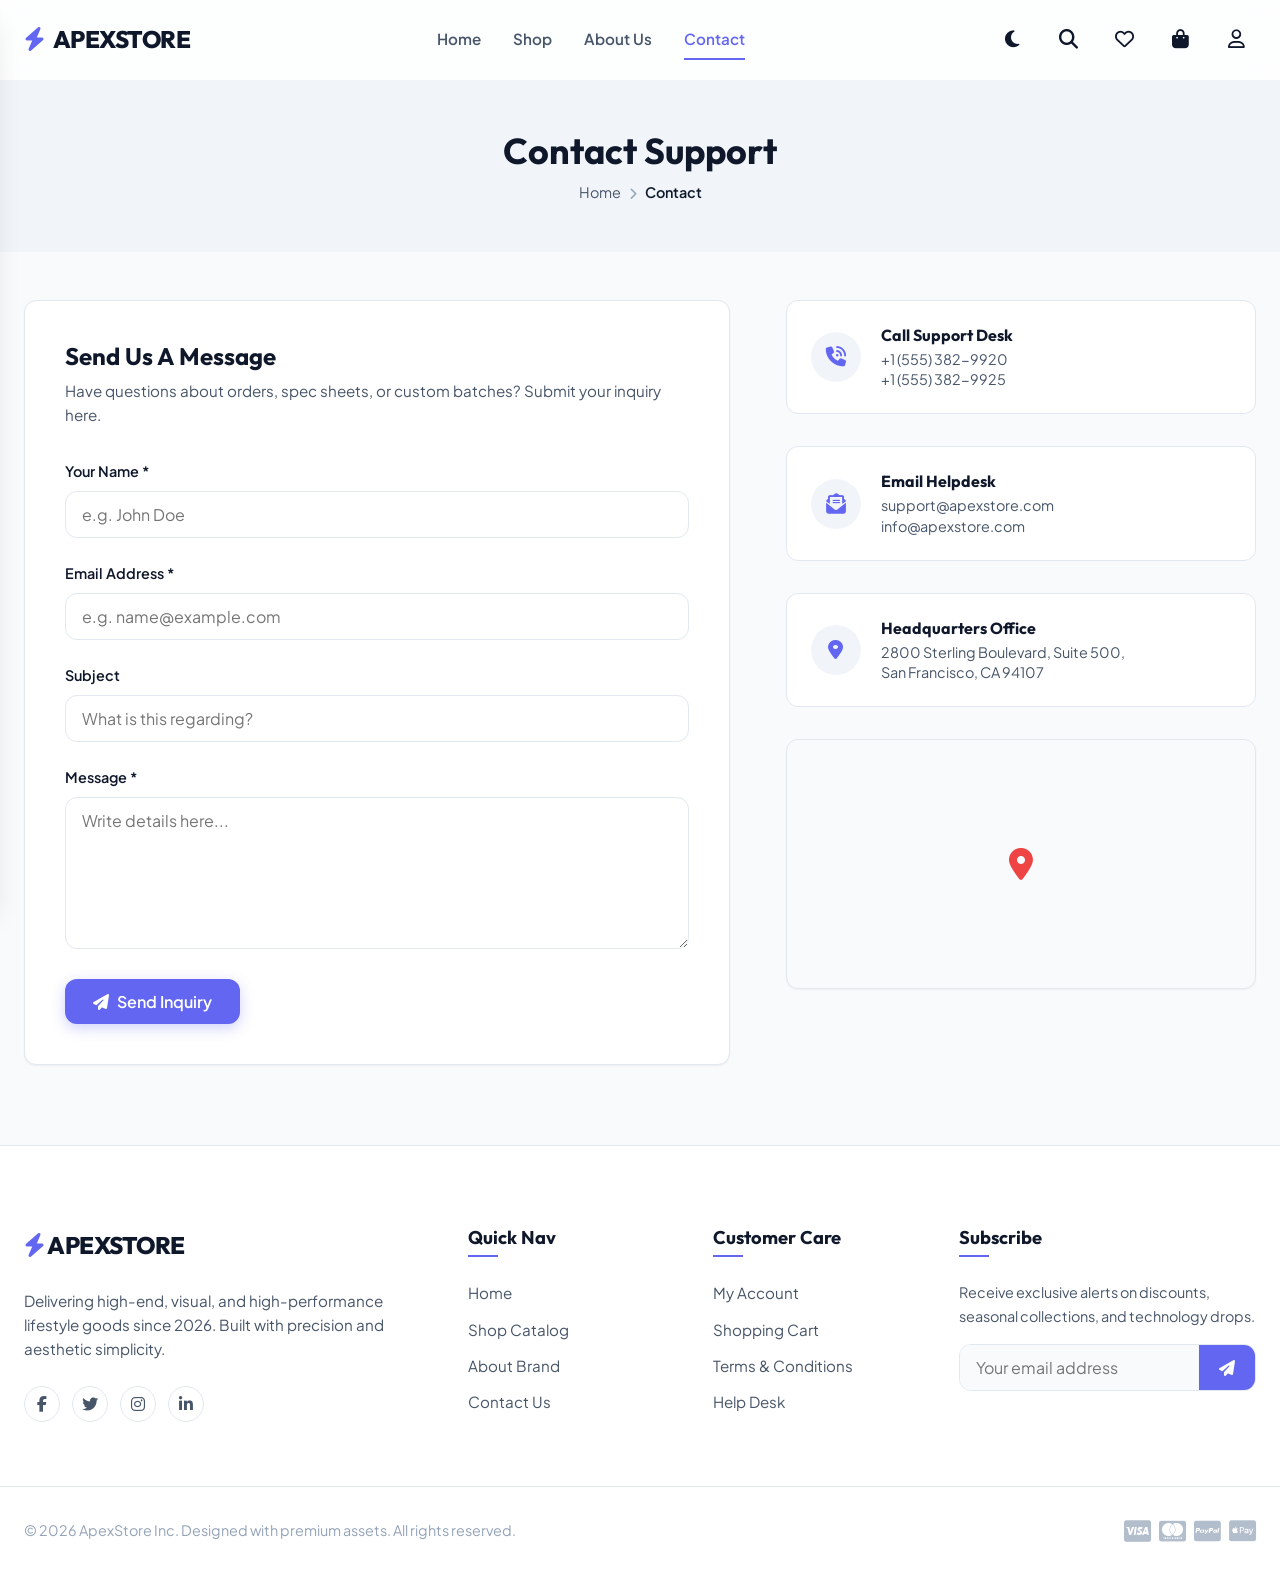
<file: contact.html>
<!DOCTYPE html>
<html lang="en">
<head>
    <meta charset="UTF-8">
    <meta name="viewport" content="width=device-width, initial-scale=1.0">
    <title>Contact Us | ApexStore</title>
    <meta name="description" content="Reach out to the ApexStore support helpdesk. Fill in our contact forms or find help phone lines and office coordinates.">
    <!-- Fonts & Icons -->
    <link rel="stylesheet" href="https://cdnjs.cloudflare.com/ajax/libs/font-awesome/6.4.0/css/all.min.css">
    <!-- CSS Stylesheets -->
    <link rel="stylesheet" href="css/style.css">
    <link rel="stylesheet" href="css/contact.css">
    <link rel="stylesheet" href="css/responsive.css">
</head>
<body>

    <!-- PAGE PRELOADER -->
    <div id="page-loader" class="page-loader">
        <div class="spinner"></div>
    </div>

    <!-- GLOBAL GLASS HEADER NAVBAR -->
    <header class="header">
        <div class="container navbar">
            <a href="index.html" class="logo">
                <i class="fas fa-bolt"></i> APEXSTORE
            </a>
            
            <nav class="nav-menu">
                <a href="index.html" class="nav-link">Home</a>
                <a href="shop.html" class="nav-link">Shop</a>
                <a href="about.html" class="nav-link">About Us</a>
                <a href="contact.html" class="nav-link active">Contact</a>
            </nav>

            <div class="nav-actions">
                <button id="theme-toggle" class="action-btn" title="Toggle Dark Mode">
                    <i class="fas fa-moon"></i>
                </button>
                <button id="search-btn" class="action-btn" title="Search Products">
                    <i class="fas fa-search"></i>
                </button>
                <a href="dashboard.html?tab=wishlist" class="action-btn" title="Wishlist">
                    <i class="far fa-heart"></i>
                    <span id="wishlist-badge" class="badge-count" style="display: none;">0</span>
                </a>
                <a href="cart.html" class="action-btn" title="Cart Bag">
                    <i class="fas fa-shopping-bag"></i>
                    <span id="cart-badge" class="badge-count" style="display: none;">0</span>
                </a>
                <a href="login.html" id="profile-btn" class="action-btn" title="User Account">
                    <i class="far fa-user"></i>
                </a>
                <button id="menu-toggle" class="action-btn menu-toggle" title="Open Menu">
                    <i class="fas fa-bars"></i>
                </button>
            </div>
        </div>
    </header>

    <!-- MOBILE NAVIGATION DRAWER -->
    <div id="drawer-overlay" class="drawer-overlay"></div>
    <div id="mobile-nav-drawer" class="mobile-nav-drawer">
        <div class="drawer-header">
            <a href="index.html" class="logo">
                <i class="fas fa-bolt"></i> APEXSTORE
            </a>
            <button id="drawer-close" class="drawer-close"><i class="fas fa-times"></i></button>
        </div>
        <div class="drawer-menu">
            <a href="index.html" class="drawer-link">Home</a>
            <a href="shop.html" class="drawer-link">Shop</a>
            <a href="about.html" class="drawer-link">About Us</a>
            <a href="contact.html" class="drawer-link active">Contact</a>
            <hr style="border-color: var(--border-color); margin: 0.5rem 0;">
            <a href="dashboard.html" class="drawer-link">My Dashboard</a>
            <a href="cart.html" class="drawer-link">Shopping Cart</a>
        </div>
    </div>

    <!-- GLOBAL SEARCH OVERLAY POPUP -->
    <div id="search-overlay" class="search-overlay">
        <div class="search-container">
            <div class="search-bar-input-wrapper">
                <input type="text" id="search-input" placeholder="Search for items, categories, brands..." autocomplete="off">
                <i class="fas fa-times close-search" id="close-search"></i>
            </div>
            <div id="search-suggestions" class="search-suggestions"></div>
        </div>
    </div>

    <!-- BREADCRUMB AREA -->
    <section class="breadcrumb-area">
        <div class="container">
            <h1>Contact Support</h1>
            <div class="breadcrumbs">
                <a href="index.html">Home</a>
                <span class="separator"><i class="fas fa-chevron-right" style="font-size: 0.75rem;"></i></span>
                <span class="current">Contact</span>
            </div>
        </div>
    </section>

    <!-- MAIN CONTACT SPLIT GRID -->
    <main class="container">
        <div class="contact-grid">
            <!-- Left Side Contact Form -->
            <div class="contact-form-wrapper">
                <h2>Send Us A Message</h2>
                <p>Have questions about orders, spec sheets, or custom batches? Submit your inquiry here.</p>
                
                <form id="contact-form">
                    <div class="form-row">
                        <div class="form-group">
                            <label class="form-label" for="contact-name">Your Name *</label>
                            <input type="text" id="contact-name" class="form-input" required placeholder="e.g. John Doe">
                        </div>
                        <div class="form-group">
                            <label class="form-label" for="contact-email">Email Address *</label>
                            <input type="email" id="contact-email" class="form-input" required placeholder="e.g. name@example.com">
                        </div>
                    </div>
                    
                    <div class="form-group">
                        <label class="form-label" for="contact-subject">Subject</label>
                        <input type="text" id="contact-subject" class="form-input" placeholder="What is this regarding?">
                    </div>

                    <div class="form-group">
                        <label class="form-label" for="contact-message">Message *</label>
                        <textarea id="contact-message" class="form-input" rows="6" placeholder="Write details here..." required></textarea>
                    </div>

                    <button type="submit" class="btn btn-primary"><i class="fas fa-paper-plane"></i> Send Inquiry</button>
                </form>
            </div>

            <!-- Right Side Details Cards & Map -->
            <div class="contact-info-wrapper">
                <!-- Phone Card -->
                <div class="contact-info-card">
                    <div class="contact-info-icon"><i class="fas fa-phone-volume"></i></div>
                    <div class="contact-info-details">
                        <h4>Call Support Desk</h4>
                        <p>+1 (555) 382-9920<br>+1 (555) 382-9925</p>
                    </div>
                </div>

                <!-- Email Card -->
                <div class="contact-info-card">
                    <div class="contact-info-icon"><i class="fas fa-envelope-open-text"></i></div>
                    <div class="contact-info-details">
                        <h4>Email Helpdesk</h4>
                        <p>support@apexstore.com<br>info@apexstore.com</p>
                    </div>
                </div>

                <!-- Address Card -->
                <div class="contact-info-card">
                    <div class="contact-info-icon"><i class="fas fa-location-dot"></i></div>
                    <div class="contact-info-details">
                        <h4>Headquarters Office</h4>
                        <p>2800 Sterling Boulevard, Suite 500,<br>San Francisco, CA 94107</p>
                    </div>
                </div>

                <!-- Styled Map Mockup -->
                <div class="map-mockup-wrapper">
                    <div class="map-bg-mockup"></div>
                    <i class="fas fa-location-dot map-marker-pin"></i>
                </div>
            </div>
        </div>
    </main>

    <!-- PREMIUM GRID FOOTER -->
    <footer class="footer">
        <div class="container footer-grid">
            <div class="footer-column">
                <a href="index.html" class="logo" style="margin-bottom: 1.5rem; display: inline-block;">
                    <i class="fas fa-bolt"></i> APEXSTORE
                </a>
                <p>Delivering high-end, visual, and high-performance lifestyle goods since 2026. Built with precision and aesthetic simplicity.</p>
                <div class="footer-socials">
                    <a href="#" class="social-icon"><i class="fab fa-facebook-f"></i></a>
                    <a href="#" class="social-icon"><i class="fab fa-twitter"></i></a>
                    <a href="#" class="social-icon"><i class="fab fa-instagram"></i></a>
                    <a href="#" class="social-icon"><i class="fab fa-linkedin-in"></i></a>
                </div>
            </div>
            <div class="footer-column">
                <h3>Quick Nav</h3>
                <div class="footer-links">
                    <a href="index.html">Home</a>
                    <a href="shop.html">Shop Catalog</a>
                    <a href="about.html">About Brand</a>
                    <a href="contact.html">Contact Us</a>
                </div>
            </div>
            <div class="footer-column">
                <h3>Customer Care</h3>
                <div class="footer-links">
                    <a href="dashboard.html">My Account</a>
                    <a href="cart.html">Shopping Cart</a>
                    <a href="about.html">Terms & Conditions</a>
                    <a href="contact.html">Help Desk</a>
                </div>
            </div>
            <div class="footer-column footer-newsletter">
                <h3>Subscribe</h3>
                <p>Receive exclusive alerts on discounts, seasonal collections, and technology drops.</p>
                <form class="newsletter-form">
                    <input type="email" placeholder="Your email address" required>
                    <button type="submit"><i class="fas fa-paper-plane"></i></button>
                </form>
            </div>
        </div>
        <div class="container footer-bottom">
            <p>&copy; 2026 ApexStore Inc. Designed with premium assets. All rights reserved.</p>
            <div class="payment-methods">
                <i class="fab fa-cc-visa"></i>
                <i class="fab fa-cc-mastercard"></i>
                <i class="fab fa-cc-paypal"></i>
                <i class="fab fa-cc-apple-pay"></i>
            </div>
        </div>
    </footer>

    <!-- SCRIPT REGISTRATIONS -->
    <script src="js/products.js"></script>
    <script src="js/darkmode.js"></script>
    <script src="js/cart.js"></script>
    <script src="js/wishlist.js"></script>
    <script src="js/search.js"></script>
    <script src="js/app.js"></script>

    <!-- Form Submit Handler -->
    <script>
        document.addEventListener('DOMContentLoaded', () => {
            const form = document.getElementById('contact-form');
            if (form) {
                form.addEventListener('submit', (e) => {
                    e.preventDefault();
                    
                    const name = document.getElementById('contact-name').value.trim();
                    const email = document.getElementById('contact-email').value.trim();
                    const msg = document.getElementById('contact-message').value.trim();

                    if (!name || !email || !msg) {
                        Cart.toast('Please fill out all required fields.', 'error');
                        return;
                    }

                    Cart.toast('Inquiry sent successfully! We will email you shortly.', 'success');
                    form.reset();
                });
            }
        });
    </script>
</body>
</html>
</file>
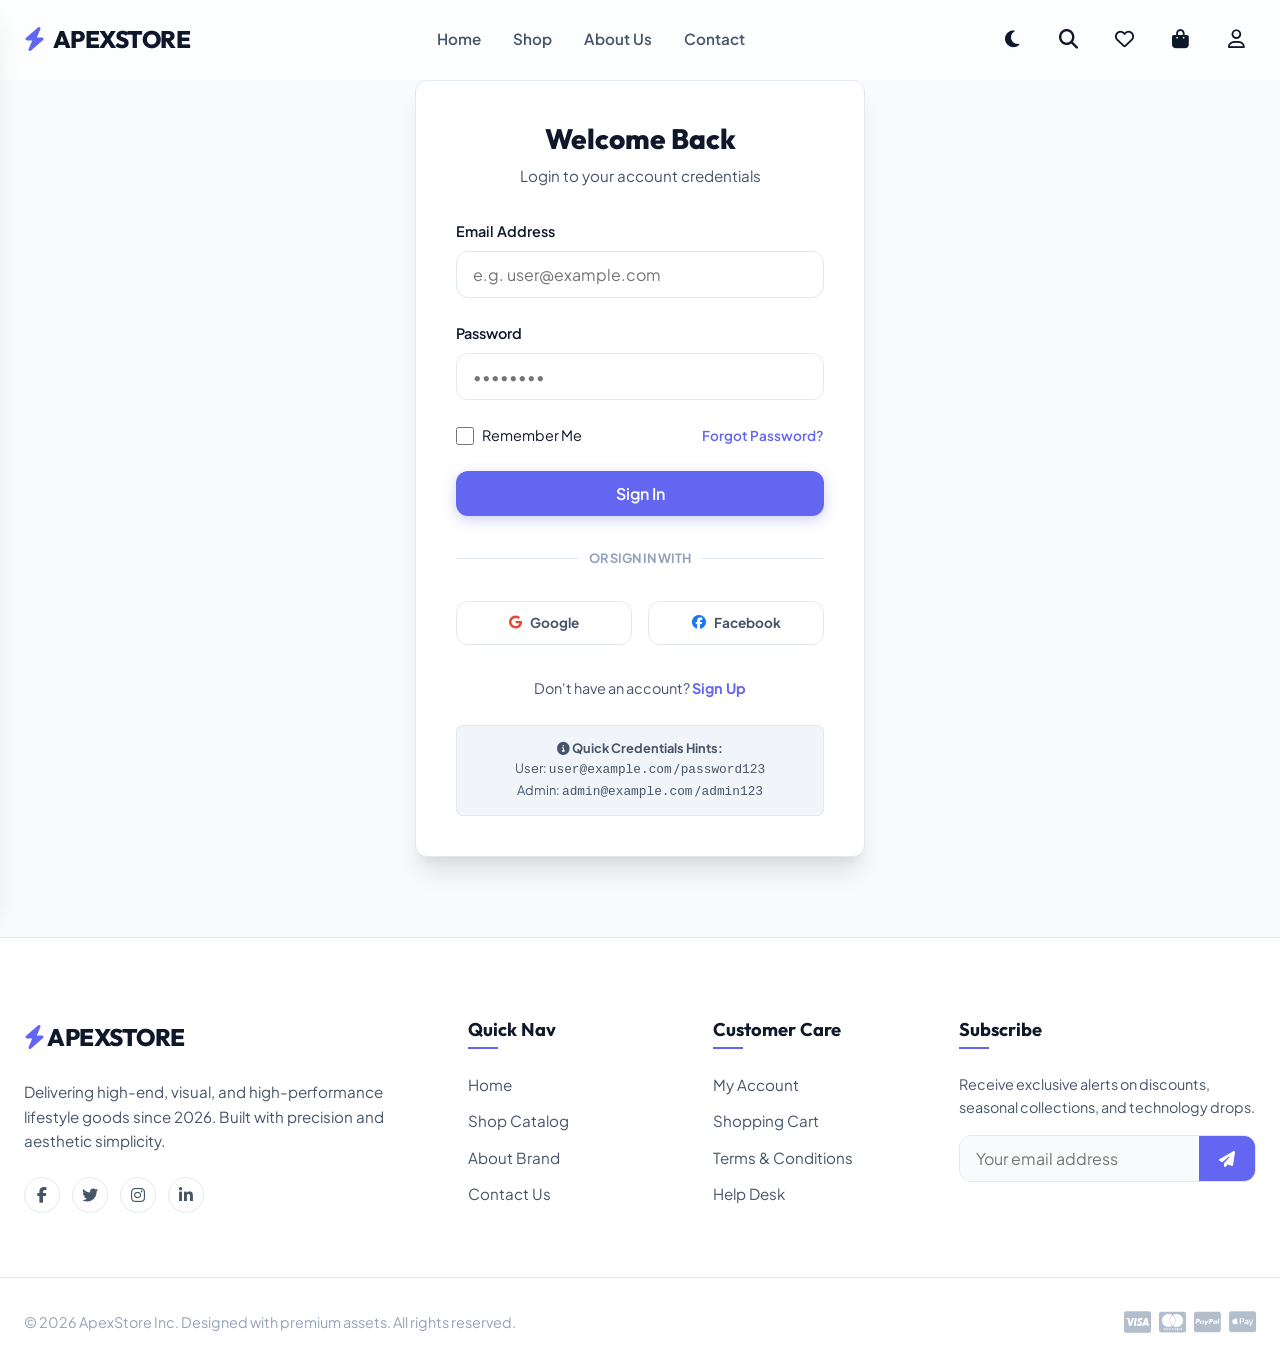
<file: dashboard.html>
<!DOCTYPE html>
<html lang="en">
<head>
    <meta charset="UTF-8">
    <meta name="viewport" content="width=device-width, initial-scale=1.0">
    <title>My Dashboard | ApexStore</title>
    <meta name="description" content="Manage your account profile, review recent purchases, trace order details, and check your saved wishlist items.">
    <!-- Fonts & Icons -->
    <link rel="stylesheet" href="https://cdnjs.cloudflare.com/ajax/libs/font-awesome/6.4.0/css/all.min.css">
    <!-- CSS Stylesheets -->
    <link rel="stylesheet" href="css/style.css">
    <link rel="stylesheet" href="css/dashboard.css">
    <link rel="stylesheet" href="css/responsive.css">
</head>
<body>

    <!-- PAGE PRELOADER -->
    <div id="page-loader" class="page-loader">
        <div class="spinner"></div>
    </div>

    <!-- GLOBAL GLASS HEADER NAVBAR -->
    <header class="header">
        <div class="container navbar">
            <a href="index.html" class="logo">
                <i class="fas fa-bolt"></i> APEXSTORE
            </a>
            
            <nav class="nav-menu">
                <a href="index.html" class="nav-link">Home</a>
                <a href="shop.html" class="nav-link">Shop</a>
                <a href="about.html" class="nav-link">About Us</a>
                <a href="contact.html" class="nav-link">Contact</a>
            </nav>

            <div class="nav-actions">
                <button id="theme-toggle" class="action-btn" title="Toggle Dark Mode">
                    <i class="fas fa-moon"></i>
                </button>
                <button id="search-btn" class="action-btn" title="Search Products">
                    <i class="fas fa-search"></i>
                </button>
                <a href="dashboard.html?tab=wishlist" class="action-btn" title="Wishlist">
                    <i class="far fa-heart"></i>
                    <span id="wishlist-badge" class="badge-count" style="display: none;">0</span>
                </a>
                <a href="cart.html" class="action-btn" title="Cart Bag">
                    <i class="fas fa-shopping-bag"></i>
                    <span id="cart-badge" class="badge-count" style="display: none;">0</span>
                </a>
                <a href="login.html" id="profile-btn" class="action-btn" title="User Account">
                    <i class="far fa-user"></i>
                </a>
                <button id="menu-toggle" class="action-btn menu-toggle" title="Open Menu">
                    <i class="fas fa-bars"></i>
                </button>
            </div>
        </div>
    </header>

    <!-- MOBILE NAVIGATION DRAWER -->
    <div id="drawer-overlay" class="drawer-overlay"></div>
    <div id="mobile-nav-drawer" class="mobile-nav-drawer">
        <div class="drawer-header">
            <a href="index.html" class="logo">
                <i class="fas fa-bolt"></i> APEXSTORE
            </a>
            <button id="drawer-close" class="drawer-close"><i class="fas fa-times"></i></button>
        </div>
        <div class="drawer-menu">
            <a href="index.html" class="drawer-link">Home</a>
            <a href="shop.html" class="drawer-link">Shop</a>
            <a href="about.html" class="drawer-link">About Us</a>
            <a href="contact.html" class="drawer-link">Contact</a>
            <hr style="border-color: var(--border-color); margin: 0.5rem 0;">
            <a href="dashboard.html" class="drawer-link active">My Dashboard</a>
            <a href="cart.html" class="drawer-link">Shopping Cart</a>
        </div>
    </div>

    <!-- GLOBAL SEARCH OVERLAY POPUP -->
    <div id="search-overlay" class="search-overlay">
        <div class="search-container">
            <div class="search-bar-input-wrapper">
                <input type="text" id="search-input" placeholder="Search for items, categories, brands..." autocomplete="off">
                <i class="fas fa-times close-search" id="close-search"></i>
            </div>
            <div id="search-suggestions" class="search-suggestions"></div>
        </div>
    </div>

    <!-- BREADCRUMB AREA -->
    <section class="breadcrumb-area">
        <div class="container">
            <h1>Account Dashboard</h1>
            <div class="breadcrumbs">
                <a href="index.html">Home</a>
                <span class="separator"><i class="fas fa-chevron-right" style="font-size: 0.75rem;"></i></span>
                <span class="current">My Dashboard</span>
            </div>
        </div>
    </section>

    <!-- MAIN DASHBOARD CONTENT -->
    <main class="container dashboard-layout">
        <!-- Sidebar controls -->
        <aside class="dashboard-sidebar">
            <div class="profile-card">
                <div class="profile-avatar" id="user-avatar-letters">U</div>
                <h4 class="profile-name" id="user-display-name">Username</h4>
                <span class="profile-email" id="user-display-email">user@example.com</span>
            </div>
            <nav class="dashboard-tabs">
                <button class="dashboard-tab-btn active" data-pane="home"><i class="fas fa-house"></i> Home</button>
                <button class="dashboard-tab-btn" data-pane="orders"><i class="fas fa-receipt"></i> My Orders</button>
                <button class="dashboard-tab-btn" data-pane="wishlist"><i class="fas fa-heart"></i> Wishlist</button>
                <button class="dashboard-tab-btn" data-pane="profile"><i class="fas fa-user-gear"></i> Settings</button>
                <a href="login.html?action=logout" class="dashboard-tab-btn logout-tab"><i class="fas fa-power-off"></i> Log Out</a>
            </nav>
        </aside>

        <!-- Right Side Panes Content -->
        <section class="dashboard-content-panel">
            <!-- Pane 1: Overview Pane -->
            <div class="panel-pane active" id="pane-home">
                <h2 class="panel-title">Overview Summary</h2>
                
                <!-- Stats row -->
                <div class="stats-cards-grid">
                    <div class="stat-card">
                        <div class="stat-card-icon"><i class="fas fa-receipt"></i></div>
                        <div class="stat-card-info">
                            <h3 id="stat-orders-count">0</h3>
                            <span>Orders Placed</span>
                        </div>
                    </div>
                    <div class="stat-card">
                        <div class="stat-card-icon" style="background-color: rgba(239, 68, 68, 0.1); color: var(--accent-danger);"><i class="fas fa-heart"></i></div>
                        <div class="stat-card-info">
                            <h3 id="stat-wishlist-count">0</h3>
                            <span>Saved Items</span>
                        </div>
                    </div>
                    <div class="stat-card">
                        <div class="stat-card-icon" style="background-color: rgba(16, 185, 129, 0.1); color: var(--accent-success);"><i class="fas fa-shopping-bag"></i></div>
                        <div class="stat-card-info">
                            <h3 id="stat-cart-count">0</h3>
                            <span>Cart items</span>
                        </div>
                    </div>
                </div>

                <div style="background-color: var(--bg-primary); border: 1px solid var(--border-color); padding: 1.5rem; border-radius: var(--radius-md);">
                    <h3 style="font-size: 1.1rem; margin-bottom: 0.75rem;">Account Notification</h3>
                    <p style="color: var(--text-secondary); font-size: 0.95rem;">Welcome to the new dashboard interface! From here, you can trace checkout status updates, check items, or edit passwords.</p>
                </div>
            </div>

            <!-- Pane 2: Orders list pane -->
            <div class="panel-pane" id="pane-orders">
                <h2 class="panel-title">Recent Purchase History</h2>
                
                <div style="overflow-x: auto;">
                    <table class="orders-table">
                        <thead>
                            <tr>
                                <th>Order ID</th>
                                <th>Date</th>
                                <th>Billing Target</th>
                                <th>Status</th>
                                <th>Total cost</th>
                            </tr>
                        </thead>
                        <tbody id="orders-list-tbody">
                            <!-- Dynamic rows -->
                        </tbody>
                    </table>
                </div>
            </div>

            <!-- Pane 3: Wishlist items -->
            <div class="panel-pane" id="pane-wishlist">
                <h2 class="panel-title">Saved Wishlist Items</h2>
                <div id="wishlist-products-grid" class="products-grid">
                    <!-- Dynamic wishlist cards -->
                </div>
            </div>

            <!-- Pane 4: Profile Settings -->
            <div class="panel-pane" id="pane-profile">
                <h2 class="panel-title">Account Settings</h2>
                <form id="settings-profile-form">
                    <div class="form-group">
                        <label class="form-label" for="profile-name-input">Full Name</label>
                        <input type="text" id="profile-name-input" class="form-input" required>
                    </div>
                    <div class="form-group">
                        <label class="form-label" for="profile-email-input">Email Address</label>
                        <input type="email" id="profile-email-input" class="form-input" required disabled style="cursor: not-allowed; opacity: 0.6;">
                    </div>
                    
                    <button type="submit" class="btn btn-primary" style="margin-top: 1rem;">Save Settings</button>
                </form>
            </div>
        </section>
    </main>

    <!-- PREMIUM GRID FOOTER -->
    <footer class="footer">
        <div class="container footer-grid">
            <div class="footer-column">
                <a href="index.html" class="logo" style="margin-bottom: 1.5rem; display: inline-block;">
                    <i class="fas fa-bolt"></i> APEXSTORE
                </a>
                <p>Delivering high-end, visual, and high-performance lifestyle goods since 2026. Built with precision and aesthetic simplicity.</p>
                <div class="footer-socials">
                    <a href="#" class="social-icon"><i class="fab fa-facebook-f"></i></a>
                    <a href="#" class="social-icon"><i class="fab fa-twitter"></i></a>
                    <a href="#" class="social-icon"><i class="fab fa-instagram"></i></a>
                    <a href="#" class="social-icon"><i class="fab fa-linkedin-in"></i></a>
                </div>
            </div>
            <div class="footer-column">
                <h3>Quick Nav</h3>
                <div class="footer-links">
                    <a href="index.html">Home</a>
                    <a href="shop.html">Shop Catalog</a>
                    <a href="about.html">About Brand</a>
                    <a href="contact.html">Contact Us</a>
                </div>
            </div>
            <div class="footer-column">
                <h3>Customer Care</h3>
                <div class="footer-links">
                    <a href="dashboard.html">My Account</a>
                    <a href="cart.html">Shopping Cart</a>
                    <a href="about.html">Terms & Conditions</a>
                    <a href="contact.html">Help Desk</a>
                </div>
            </div>
            <div class="footer-column footer-newsletter">
                <h3>Subscribe</h3>
                <p>Receive exclusive alerts on discounts, seasonal collections, and technology drops.</p>
                <form class="newsletter-form">
                    <input type="email" placeholder="Your email address" required>
                    <button type="submit"><i class="fas fa-paper-plane"></i></button>
                </form>
            </div>
        </div>
        <div class="container footer-bottom">
            <p>&copy; 2026 ApexStore Inc. Designed with premium assets. All rights reserved.</p>
            <div class="payment-methods">
                <i class="fab fa-cc-visa"></i>
                <i class="fab fa-cc-mastercard"></i>
                <i class="fab fa-cc-paypal"></i>
                <i class="fab fa-cc-apple-pay"></i>
            </div>
        </div>
    </footer>

    <!-- SCRIPT REGISTRATIONS -->
    <script src="js/products.js"></script>
    <script src="js/darkmode.js"></script>
    <script src="js/cart.js"></script>
    <script src="js/wishlist.js"></script>
    <script src="js/search.js"></script>
    <script src="js/app.js"></script>

    <!-- DASHBOARD RENDERING ROUTINES -->
    <script>
        document.addEventListener('DOMContentLoaded', () => {
            // Authentication check
            const sessionUser = JSON.parse(localStorage.getItem('currentUser'));
            if (!sessionUser) {
                window.location.href = 'login.html';
                return;
            }

            // Sync user UI details
            const initialLetters = sessionUser.name.split(' ').map(n => n[0]).join('').toUpperCase().slice(0, 2);
            document.getElementById('user-avatar-letters').textContent = initialLetters;
            document.getElementById('user-display-name').textContent = sessionUser.name;
            document.getElementById('user-display-email').textContent = sessionUser.email;
            document.getElementById('profile-name-input').value = sessionUser.name;
            document.getElementById('profile-email-input').value = sessionUser.email;

            const tabs = document.querySelectorAll('.dashboard-tab-btn[data-pane]');
            const panes = document.querySelectorAll('.panel-pane');

            const switchPane = (paneId) => {
                tabs.forEach(btn => {
                    if (btn.getAttribute('data-pane') === paneId) {
                        btn.classList.add('active');
                    } else {
                        btn.classList.remove('active');
                    }
                });

                panes.forEach(pane => {
                    if (pane.id === `pane-${paneId}`) {
                        pane.classList.add('active');
                    } else {
                        pane.classList.remove('active');
                    }
                });
            };

            tabs.forEach(tab => {
                tab.addEventListener('click', () => {
                    const id = tab.getAttribute('data-pane');
                    switchPane(id);
                });
            });

            // Parse optional tab parameters from URLs (e.g. dashboard.html?tab=wishlist)
            const checkUrlParam = () => {
                const params = new URLSearchParams(window.location.search);
                const tabParam = params.get('tab');
                if (tabParam) {
                    switchPane(tabParam);
                }
            };

            // Calculate overview counters
            const renderOverviewCounters = () => {
                const orders = JSON.parse(localStorage.getItem('user_orders') || '[]');
                document.getElementById('stat-orders-count').textContent = orders.length;
                document.getElementById('stat-wishlist-count').textContent = Wishlist.getCount();
                document.getElementById('stat-cart-count').textContent = Cart.getCount();
            };

            // Render Orders history table
            const renderOrdersTable = () => {
                const tbody = document.getElementById('orders-list-tbody');
                const orders = JSON.parse(localStorage.getItem('user_orders') || '[]');

                if (orders.length === 0) {
                    tbody.innerHTML = '<tr><td colspan="5" class="text-center text-muted" style="padding: 2.5rem 0;">You have not placed any orders yet.</td></tr>';
                    return;
                }

                // Show orders sorted by latest first
                tbody.innerHTML = orders.reverse().map(order => `
                    <tr>
                        <td style="font-weight: 700; color: var(--accent-primary);">${order.orderId}</td>
                        <td>${order.date}</td>
                        <td>${order.shippingAddress.name}</td>
                        <td><span class="status-badge status-processing">${order.status}</span></td>
                        <td style="font-weight: 700;">$${order.total.toFixed(2)}</td>
                    </tr>
                `).join('');
            };

            // Render Wishlist grid list
            const wishlistGrid = document.getElementById('wishlist-products-grid');
            const renderWishlist = () => {
                const wishItemsIds = Wishlist.items;
                const wishlistProducts = getAllProducts().filter(p => wishItemsIds.includes(p.id));

                if (wishlistProducts.length === 0) {
                    wishlistGrid.innerHTML = `
                        <div style="grid-column: 1 / -1; padding: 3rem 1rem; text-align: center;">
                            <i class="far fa-heart" style="font-size: 3rem; color: var(--text-muted); margin-bottom: 1rem; display: block;"></i>
                            <h3 style="font-size: 1.15rem; font-weight: 700; margin-bottom: 0.5rem;">Wishlist is Empty</h3>
                            <p style="color: var(--text-secondary); margin-bottom: 1.5rem;">Save products here while browsing the shop.</p>
                            <a href="shop.html" class="btn btn-secondary btn-sm">Shop Catalog</a>
                        </div>
                    `;
                    return;
                }

                wishlistGrid.innerHTML = wishlistProducts.map(p => `
                    <div class="product-card">
                        <div class="product-img-wrapper">
                            <a href="product.html?id=${p.id}">
                                <img src="${p.images[0]}" alt="${p.name}" loading="lazy">
                            </a>
                            <span class="product-card-badge badge badge-secondary">${p.category}</span>
                            <button class="product-wishlist-btn active" data-id="${p.id}" title="Remove from Wishlist">
                                <i class="fas fa-heart"></i>
                            </button>
                        </div>
                        <div class="product-card-content">
                            <span class="product-card-category">${p.category}</span>
                            <a href="product.html?id=${p.id}">
                                <h3 class="product-card-title">${p.name}</h3>
                            </a>
                            <div class="product-card-bottom">
                                <span class="product-card-price">$${p.price.toFixed(2)}</span>
                                <button class="product-add-cart-btn" data-id="${p.id}" title="Add to Cart" ${p.inStock ? '' : 'disabled style="cursor: not-allowed; opacity: 0.5;"'}>
                                    <i class="fas fa-cart-plus"></i>
                                </button>
                            </div>
                        </div>
                    </div>
                `).join('');

                // Bind click actions
                const cartBtns = wishlistGrid.querySelectorAll('.product-add-cart-btn');
                cartBtns.forEach(btn => {
                    btn.addEventListener('click', () => {
                        const id = btn.getAttribute('data-id');
                        Cart.addItem(id, 1);
                    });
                });

                const wishlistBtns = wishlistGrid.querySelectorAll('.product-wishlist-btn');
                wishlistBtns.forEach(btn => {
                    btn.addEventListener('click', () => {
                        const id = btn.getAttribute('data-id');
                        Wishlist.toggleItem(id); // removes it
                    });
                });
            };

            // Save Settings
            const settingsForm = document.getElementById('settings-profile-form');
            if (settingsForm) {
                settingsForm.addEventListener('submit', (e) => {
                    e.preventDefault();
                    
                    const newName = document.getElementById('profile-name-input').value.trim();
                    if (!newName) return;

                    sessionUser.name = newName;
                    localStorage.setItem('currentUser', JSON.stringify(sessionUser));

                    // Update registered user entry as well
                    const users = JSON.parse(localStorage.getItem('registered_users') || '[]');
                    const idx = users.findIndex(u => u.email.toLowerCase() === sessionUser.email.toLowerCase());
                    if (idx > -1) {
                        users[idx].name = newName;
                        localStorage.setItem('registered_users', JSON.stringify(users));
                    }

                    // Update letter avatar
                    const letters = newName.split(' ').map(n => n[0]).join('').toUpperCase().slice(0, 2);
                    document.getElementById('user-avatar-letters').textContent = letters;
                    document.getElementById('user-display-name').textContent = newName;

                    Cart.toast('Settings updated successfully!', 'success');
                });
            }

            // Sync wishlist deletions
            window.addEventListener('wishlistUpdated', () => {
                renderOverviewCounters();
                renderWishlist();
            });

            // Initial load calls
            checkUrlParam();
            renderOverviewCounters();
            renderOrdersTable();
            renderWishlist();
        });
    </script>
</body>
</html>
</file>
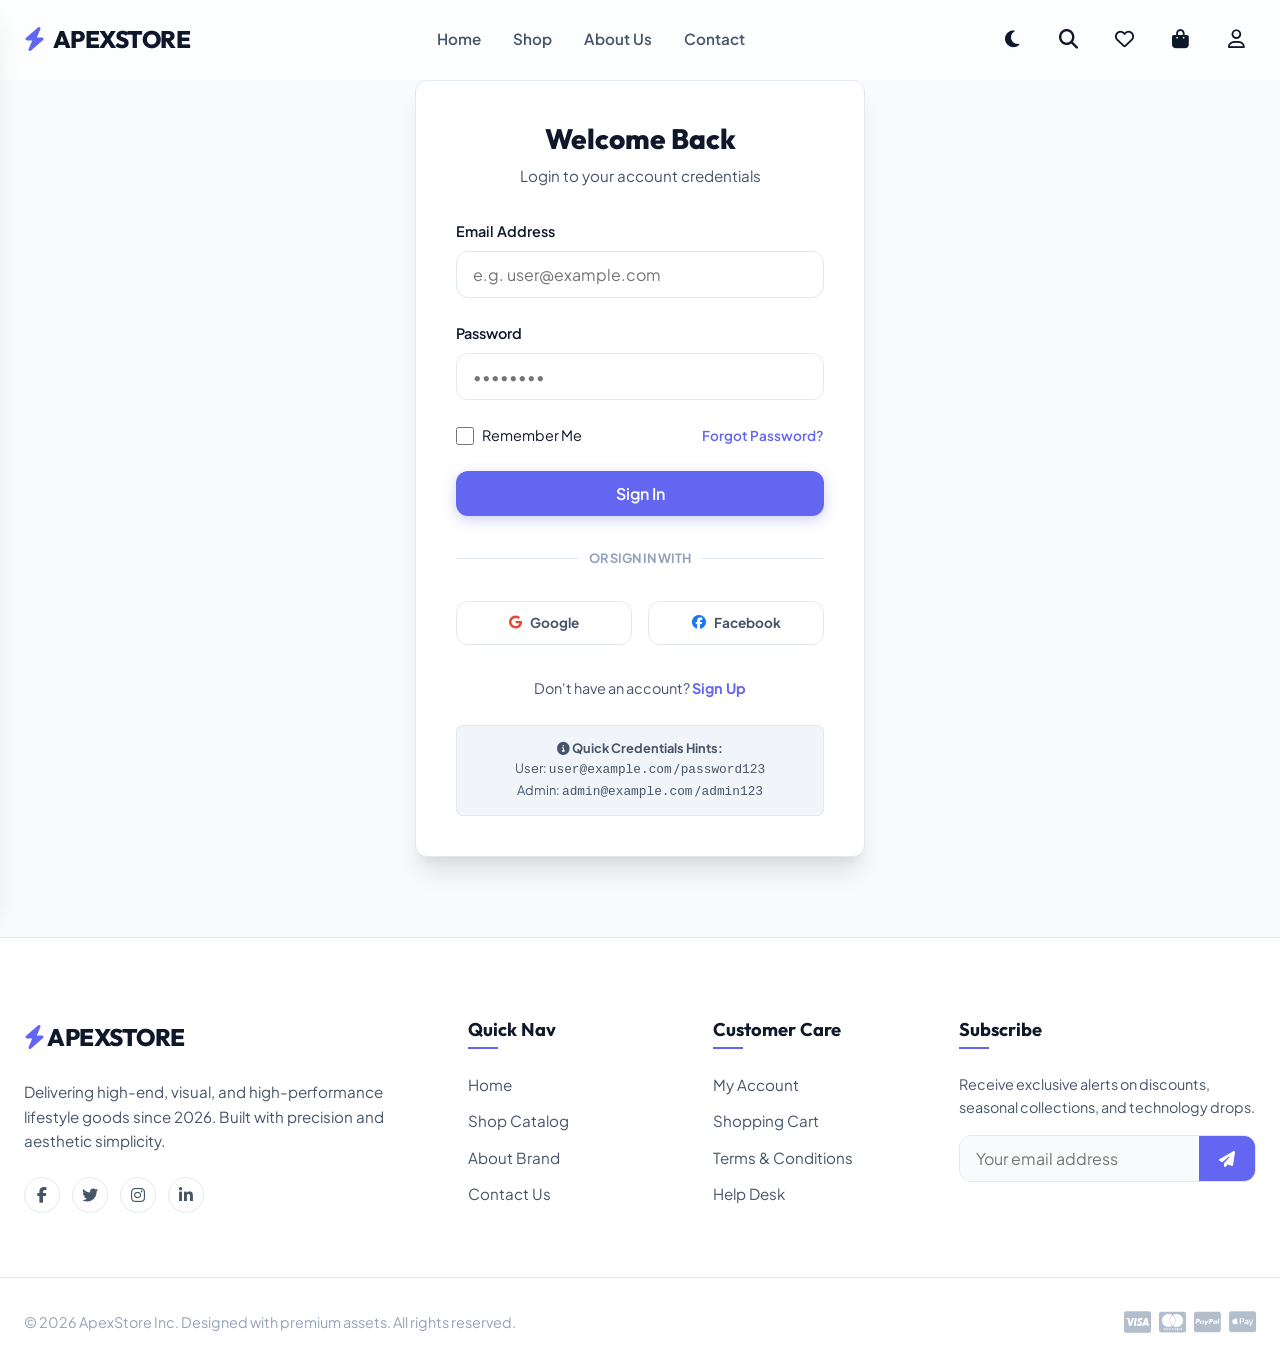
<file: login.html>
<!DOCTYPE html>
<html lang="en">
<head>
    <meta charset="UTF-8">
    <meta name="viewport" content="width=device-width, initial-scale=1.0">
    <title>Account Login | ApexStore</title>
    <meta name="description" content="Sign in to your ApexStore dashboard to trace order statuses, edit delivery locations, or update your wishlist profiles.">
    <!-- Fonts & Icons -->
    <link rel="stylesheet" href="https://cdnjs.cloudflare.com/ajax/libs/font-awesome/6.4.0/css/all.min.css">
    <!-- CSS Stylesheets -->
    <link rel="stylesheet" href="css/style.css">
    <link rel="stylesheet" href="css/login.css">
    <link rel="stylesheet" href="css/responsive.css">
</head>
<body>

    <!-- PAGE PRELOADER -->
    <div id="page-loader" class="page-loader">
        <div class="spinner"></div>
    </div>

    <!-- GLOBAL GLASS HEADER NAVBAR -->
    <header class="header">
        <div class="container navbar">
            <a href="index.html" class="logo">
                <i class="fas fa-bolt"></i> APEXSTORE
            </a>
            
            <nav class="nav-menu">
                <a href="index.html" class="nav-link">Home</a>
                <a href="shop.html" class="nav-link">Shop</a>
                <a href="about.html" class="nav-link">About Us</a>
                <a href="contact.html" class="nav-link">Contact</a>
            </nav>

            <div class="nav-actions">
                <button id="theme-toggle" class="action-btn" title="Toggle Dark Mode">
                    <i class="fas fa-moon"></i>
                </button>
                <button id="search-btn" class="action-btn" title="Search Products">
                    <i class="fas fa-search"></i>
                </button>
                <a href="dashboard.html?tab=wishlist" class="action-btn" title="Wishlist">
                    <i class="far fa-heart"></i>
                    <span id="wishlist-badge" class="badge-count" style="display: none;">0</span>
                </a>
                <a href="cart.html" class="action-btn" title="Cart Bag">
                    <i class="fas fa-shopping-bag"></i>
                    <span id="cart-badge" class="badge-count" style="display: none;">0</span>
                </a>
                <a href="login.html" id="profile-btn" class="action-btn active" title="User Account">
                    <i class="far fa-user"></i>
                </a>
                <button id="menu-toggle" class="action-btn menu-toggle" title="Open Menu">
                    <i class="fas fa-bars"></i>
                </button>
            </div>
        </div>
    </header>

    <!-- MOBILE NAVIGATION DRAWER -->
    <div id="drawer-overlay" class="drawer-overlay"></div>
    <div id="mobile-nav-drawer" class="mobile-nav-drawer">
        <div class="drawer-header">
            <a href="index.html" class="logo">
                <i class="fas fa-bolt"></i> APEXSTORE
            </a>
            <button id="drawer-close" class="drawer-close"><i class="fas fa-times"></i></button>
        </div>
        <div class="drawer-menu">
            <a href="index.html" class="drawer-link">Home</a>
            <a href="shop.html" class="drawer-link">Shop</a>
            <a href="about.html" class="drawer-link">About Us</a>
            <a href="contact.html" class="drawer-link">Contact</a>
            <hr style="border-color: var(--border-color); margin: 0.5rem 0;">
            <a href="dashboard.html" class="drawer-link">My Dashboard</a>
            <a href="cart.html" class="drawer-link">Shopping Cart</a>
        </div>
    </div>

    <!-- GLOBAL SEARCH OVERLAY POPUP -->
    <div id="search-overlay" class="search-overlay">
        <div class="search-container">
            <div class="search-bar-input-wrapper">
                <input type="text" id="search-input" placeholder="Search for items, categories, brands..." autocomplete="off">
                <i class="fas fa-times close-search" id="close-search"></i>
            </div>
            <div id="search-suggestions" class="search-suggestions"></div>
        </div>
    </div>

    <!-- AUTH WRAPPER -->
    <main class="auth-wrapper">
        <div class="auth-card animate-fade-in">
            <div class="auth-header">
                <h2>Welcome Back</h2>
                <p>Login to your account credentials</p>
            </div>

            <!-- Login credentials form -->
            <form id="login-form">
                <div class="form-group">
                    <label class="form-label" for="email">Email Address</label>
                    <input type="email" id="email" class="form-input" placeholder="e.g. user@example.com" required>
                </div>
                <div class="form-group">
                    <label class="form-label" for="password">Password</label>
                    <input type="password" id="password" class="form-input" placeholder="••••••••" required>
                </div>

                <div class="auth-helpers">
                    <label class="checkbox-label">
                        <input type="checkbox" id="remember-me">
                        <span>Remember Me</span>
                    </label>
                    <a href="#" class="forgot-password-link">Forgot Password?</a>
                </div>

                <button type="submit" class="btn btn-primary" style="width: 100%;">Sign In</button>
            </form>

            <div class="auth-divider">Or Sign In With</div>

            <div class="social-auth-grid">
                <a href="#" class="btn-social google"><i class="fab fa-google"></i> Google</a>
                <a href="#" class="btn-social facebook"><i class="fab fa-facebook"></i> Facebook</a>
            </div>

            <div class="auth-footer">
                Don't have an account? <a href="register.html">Sign Up</a>
            </div>

            <!-- Hint overlay box for evaluation -->
            <div style="background-color: var(--bg-tertiary); border: 1px solid var(--border-color); padding: 0.75rem; border-radius: var(--radius-sm); font-size: 0.8rem; color: var(--text-secondary); margin-top: 1.5rem; text-align: center;">
                <i class="fas fa-info-circle"></i> <b>Quick Credentials Hints:</b><br>
                User: <code>user@example.com</code> / <code>password123</code><br>
                Admin: <code>admin@example.com</code> / <code>admin123</code>
            </div>
        </div>
    </main>

    <!-- PREMIUM GRID FOOTER -->
    <footer class="footer">
        <div class="container footer-grid">
            <div class="footer-column">
                <a href="index.html" class="logo" style="margin-bottom: 1.5rem; display: inline-block;">
                    <i class="fas fa-bolt"></i> APEXSTORE
                </a>
                <p>Delivering high-end, visual, and high-performance lifestyle goods since 2026. Built with precision and aesthetic simplicity.</p>
                <div class="footer-socials">
                    <a href="#" class="social-icon"><i class="fab fa-facebook-f"></i></a>
                    <a href="#" class="social-icon"><i class="fab fa-twitter"></i></a>
                    <a href="#" class="social-icon"><i class="fab fa-instagram"></i></a>
                    <a href="#" class="social-icon"><i class="fab fa-linkedin-in"></i></a>
                </div>
            </div>
            <div class="footer-column">
                <h3>Quick Nav</h3>
                <div class="footer-links">
                    <a href="index.html">Home</a>
                    <a href="shop.html">Shop Catalog</a>
                    <a href="about.html">About Brand</a>
                    <a href="contact.html">Contact Us</a>
                </div>
            </div>
            <div class="footer-column">
                <h3>Customer Care</h3>
                <div class="footer-links">
                    <a href="dashboard.html">My Account</a>
                    <a href="cart.html">Shopping Cart</a>
                    <a href="about.html">Terms & Conditions</a>
                    <a href="contact.html">Help Desk</a>
                </div>
            </div>
            <div class="footer-column footer-newsletter">
                <h3>Subscribe</h3>
                <p>Receive exclusive alerts on discounts, seasonal collections, and technology drops.</p>
                <form class="newsletter-form">
                    <input type="email" placeholder="Your email address" required>
                    <button type="submit"><i class="fas fa-paper-plane"></i></button>
                </form>
            </div>
        </div>
        <div class="container footer-bottom">
            <p>&copy; 2026 ApexStore Inc. Designed with premium assets. All rights reserved.</p>
            <div class="payment-methods">
                <i class="fab fa-cc-visa"></i>
                <i class="fab fa-cc-mastercard"></i>
                <i class="fab fa-cc-paypal"></i>
                <i class="fab fa-cc-apple-pay"></i>
            </div>
        </div>
    </footer>

    <!-- SCRIPT REGISTRATIONS -->
    <script src="js/products.js"></script>
    <script src="js/darkmode.js"></script>
    <script src="js/cart.js"></script>
    <script src="js/wishlist.js"></script>
    <script src="js/search.js"></script>
    <script src="js/login.js"></script>
    <script src="js/app.js"></script>

    <!-- Force logout if visiting login while logged in -->
    <script>
        document.addEventListener('DOMContentLoaded', () => {
            const params = new URLSearchParams(window.location.search);
            if (params.get('action') === 'logout') {
                localStorage.removeItem('currentUser');
                if (typeof Cart !== 'undefined') {
                    Cart.toast('Logged out successfully.', 'info');
                }
                // Refresh to clear tokens
                setTimeout(() => {
                    window.location.href = 'login.html';
                }, 500);
            }
        });
    </script>
</body>
</html>
</file>
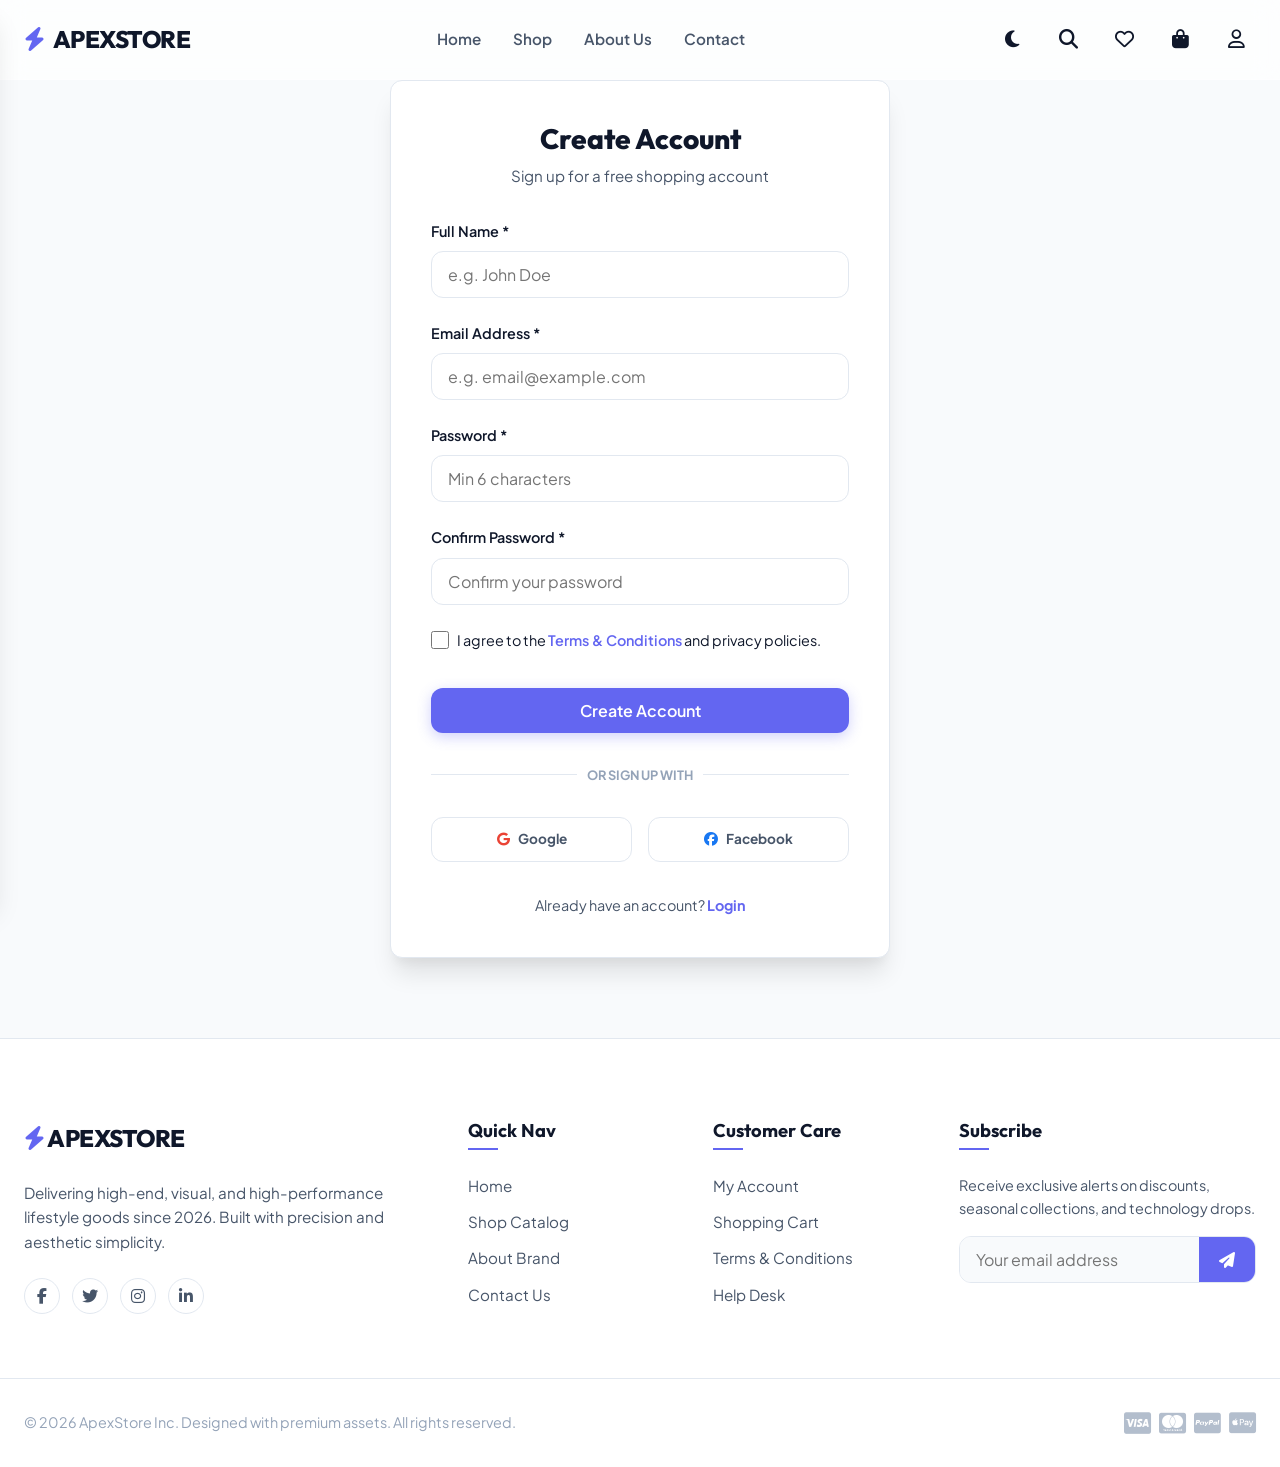
<file: register.html>
<!DOCTYPE html>
<html lang="en">
<head>
    <meta charset="UTF-8">
    <meta name="viewport" content="width=device-width, initial-scale=1.0">
    <title>Create Account | ApexStore</title>
    <meta name="description" content="Register a free shopping account at ApexStore to trace order status history and keep items favorited in your wishlist.">
    <!-- Fonts & Icons -->
    <link rel="stylesheet" href="https://cdnjs.cloudflare.com/ajax/libs/font-awesome/6.4.0/css/all.min.css">
    <!-- CSS Stylesheets -->
    <link rel="stylesheet" href="css/style.css">
    <link rel="stylesheet" href="css/register.css">
    <link rel="stylesheet" href="css/responsive.css">
</head>
<body>

    <!-- PAGE PRELOADER -->
    <div id="page-loader" class="page-loader">
        <div class="spinner"></div>
    </div>

    <!-- GLOBAL GLASS HEADER NAVBAR -->
    <header class="header">
        <div class="container navbar">
            <a href="index.html" class="logo">
                <i class="fas fa-bolt"></i> APEXSTORE
            </a>
            
            <nav class="nav-menu">
                <a href="index.html" class="nav-link">Home</a>
                <a href="shop.html" class="nav-link">Shop</a>
                <a href="about.html" class="nav-link">About Us</a>
                <a href="contact.html" class="nav-link">Contact</a>
            </nav>

            <div class="nav-actions">
                <button id="theme-toggle" class="action-btn" title="Toggle Dark Mode">
                    <i class="fas fa-moon"></i>
                </button>
                <button id="search-btn" class="action-btn" title="Search Products">
                    <i class="fas fa-search"></i>
                </button>
                <a href="dashboard.html?tab=wishlist" class="action-btn" title="Wishlist">
                    <i class="far fa-heart"></i>
                    <span id="wishlist-badge" class="badge-count" style="display: none;">0</span>
                </a>
                <a href="cart.html" class="action-btn" title="Cart Bag">
                    <i class="fas fa-shopping-bag"></i>
                    <span id="cart-badge" class="badge-count" style="display: none;">0</span>
                </a>
                <a href="login.html" id="profile-btn" class="action-btn" title="User Account">
                    <i class="far fa-user"></i>
                </a>
                <button id="menu-toggle" class="action-btn menu-toggle" title="Open Menu">
                    <i class="fas fa-bars"></i>
                </button>
            </div>
        </div>
    </header>

    <!-- MOBILE NAVIGATION DRAWER -->
    <div id="drawer-overlay" class="drawer-overlay"></div>
    <div id="mobile-nav-drawer" class="mobile-nav-drawer">
        <div class="drawer-header">
            <a href="index.html" class="logo">
                <i class="fas fa-bolt"></i> APEXSTORE
            </a>
            <button id="drawer-close" class="drawer-close"><i class="fas fa-times"></i></button>
        </div>
        <div class="drawer-menu">
            <a href="index.html" class="drawer-link">Home</a>
            <a href="shop.html" class="drawer-link">Shop</a>
            <a href="about.html" class="drawer-link">About Us</a>
            <a href="contact.html" class="drawer-link">Contact</a>
            <hr style="border-color: var(--border-color); margin: 0.5rem 0;">
            <a href="dashboard.html" class="drawer-link">My Dashboard</a>
            <a href="cart.html" class="drawer-link">Shopping Cart</a>
        </div>
    </div>

    <!-- GLOBAL SEARCH OVERLAY POPUP -->
    <div id="search-overlay" class="search-overlay">
        <div class="search-container">
            <div class="search-bar-input-wrapper">
                <input type="text" id="search-input" placeholder="Search for items, categories, brands..." autocomplete="off">
                <i class="fas fa-times close-search" id="close-search"></i>
            </div>
            <div id="search-suggestions" class="search-suggestions"></div>
        </div>
    </div>

    <!-- AUTH WRAPPER -->
    <main class="auth-wrapper">
        <div class="auth-card">
            <div class="auth-header">
                <h2>Create Account</h2>
                <p>Sign up for a free shopping account</p>
            </div>

            <!-- Sign Up Form -->
            <form id="register-form">
                <div class="form-group">
                    <label class="form-label" for="fullname">Full Name *</label>
                    <input type="text" id="fullname" class="form-input" placeholder="e.g. John Doe" required>
                </div>
                <div class="form-group">
                    <label class="form-label" for="email">Email Address *</label>
                    <input type="email" id="email" class="form-input" placeholder="e.g. email@example.com" required>
                </div>
                <div class="form-group">
                    <label class="form-label" for="password">Password *</label>
                    <input type="password" id="password" class="form-input" placeholder="Min 6 characters" required minlength="6">
                </div>
                <div class="form-group">
                    <label class="form-label" for="confirm-password">Confirm Password *</label>
                    <input type="password" id="confirm-password" class="form-input" placeholder="Confirm your password" required>
                </div>

                <div class="form-group" style="margin-bottom: 2rem;">
                    <label class="checkbox-label">
                        <input type="checkbox" id="agree-terms" required>
                        <span>I agree to the <a href="#" style="color: var(--accent-primary); font-weight: 600;">Terms & Conditions</a> and privacy policies.</span>
                    </label>
                </div>

                <button type="submit" class="btn btn-primary" style="width: 100%;">Create Account</button>
            </form>

            <div class="auth-divider">Or Sign Up With</div>

            <div class="social-auth-grid">
                <a href="#" class="btn-social google"><i class="fab fa-google"></i> Google</a>
                <a href="#" class="btn-social facebook"><i class="fab fa-facebook"></i> Facebook</a>
            </div>

            <div class="auth-footer">
                Already have an account? <a href="login.html">Login</a>
            </div>
        </div>
    </main>

    <!-- PREMIUM GRID FOOTER -->
    <footer class="footer">
        <div class="container footer-grid">
            <div class="footer-column">
                <a href="index.html" class="logo" style="margin-bottom: 1.5rem; display: inline-block;">
                    <i class="fas fa-bolt"></i> APEXSTORE
                </a>
                <p>Delivering high-end, visual, and high-performance lifestyle goods since 2026. Built with precision and aesthetic simplicity.</p>
                <div class="footer-socials">
                    <a href="#" class="social-icon"><i class="fab fa-facebook-f"></i></a>
                    <a href="#" class="social-icon"><i class="fab fa-twitter"></i></a>
                    <a href="#" class="social-icon"><i class="fab fa-instagram"></i></a>
                    <a href="#" class="social-icon"><i class="fab fa-linkedin-in"></i></a>
                </div>
            </div>
            <div class="footer-column">
                <h3>Quick Nav</h3>
                <div class="footer-links">
                    <a href="index.html">Home</a>
                    <a href="shop.html">Shop Catalog</a>
                    <a href="about.html">About Brand</a>
                    <a href="contact.html">Contact Us</a>
                </div>
            </div>
            <div class="footer-column">
                <h3>Customer Care</h3>
                <div class="footer-links">
                    <a href="dashboard.html">My Account</a>
                    <a href="cart.html">Shopping Cart</a>
                    <a href="about.html">Terms & Conditions</a>
                    <a href="contact.html">Help Desk</a>
                </div>
            </div>
            <div class="footer-column footer-newsletter">
                <h3>Subscribe</h3>
                <p>Receive exclusive alerts on discounts, seasonal collections, and technology drops.</p>
                <form class="newsletter-form">
                    <input type="email" placeholder="Your email address" required>
                    <button type="submit"><i class="fas fa-paper-plane"></i></button>
                </form>
            </div>
        </div>
        <div class="container footer-bottom">
            <p>&copy; 2026 ApexStore Inc. Designed with premium assets. All rights reserved.</p>
            <div class="payment-methods">
                <i class="fab fa-cc-visa"></i>
                <i class="fab fa-cc-mastercard"></i>
                <i class="fab fa-cc-paypal"></i>
                <i class="fab fa-cc-apple-pay"></i>
            </div>
        </div>
    </footer>

    <!-- SCRIPT REGISTRATIONS -->
    <script src="js/products.js"></script>
    <script src="js/darkmode.js"></script>
    <script src="js/cart.js"></script>
    <script src="js/wishlist.js"></script>
    <script src="js/search.js"></script>
    <script src="js/register.js"></script>
    <script src="js/app.js"></script>
</body>
</html>
</file>
<file: css/style.css>
@import url('https://fonts.googleapis.com/css2?family=Outfit:wght@300;400;500;600;700;800&family=Plus+Jakarta+Sans:wght@300;400;500;600;700&display=swap');

/* ==========================================
   CSS VARIABLES & THEMING
   ========================================== */
:root {
    /* Fonts */
    --font-heading: 'Outfit', sans-serif;
    --font-body: 'Plus Jakarta Sans', sans-serif;

    /* Light Theme Palette (Default) */
    --bg-primary: #f8fafc;
    --bg-secondary: #ffffff;
    --bg-tertiary: #f1f5f9;
    
    --text-primary: #0f172a;
    --text-secondary: #475569;
    --text-muted: #94a3b8;
    
    --accent-primary: #6366f1; /* Indigo */
    --accent-primary-hover: #4f46e5;
    --accent-secondary: #0ea5e9; /* Sky Blue */
    --accent-success: #10b981; /* Emerald */
    --accent-danger: #ef4444; /* Rose */
    --accent-warning: #f59e0b; /* Amber */
    
    --border-color: #e2e8f0;
    --border-color-hover: #cbd5e1;
    --glass-bg: rgba(255, 255, 255, 0.7);
    --glass-border: rgba(255, 255, 255, 0.4);
    
    /* Shadows & Border Radius */
    --shadow-sm: 0 1px 2px 0 rgba(0, 0, 0, 0.05);
    --shadow-md: 0 4px 6px -1px rgba(0, 0, 0, 0.1), 0 2px 4px -2px rgba(0, 0, 0, 0.1);
    --shadow-lg: 0 10px 15px -3px rgba(0, 0, 0, 0.1), 0 4px 6px -4px rgba(0, 0, 0, 0.1);
    --shadow-xl: 0 20px 25px -5px rgba(0, 0, 0, 0.1), 0 10px 10px -5px rgba(0, 0, 0, 0.04);
    
    --radius-sm: 0.375rem;
    --radius-md: 0.75rem;
    --radius-lg: 1.25rem;
    --radius-full: 9999px;
    
    /* Transitions */
    --transition-fast: 0.15s ease;
    --transition-normal: 0.3s cubic-bezier(0.4, 0, 0.2, 1);
    --transition-slow: 0.5s cubic-bezier(0.4, 0, 0.2, 1);
    
    /* Spacing & Layout */
    --container-max-width: 1280px;
    --header-height: 80px;
}

/* Dark Theme Palette Override */
body.dark-mode {
    --bg-primary: #090d16;
    --bg-secondary: #0f172a;
    --bg-tertiary: #1e293b;
    
    --text-primary: #f8fafc;
    --text-secondary: #cbd5e1;
    --text-muted: #64748b;
    
    --border-color: #1e293b;
    --border-color-hover: #334155;
    --glass-bg: rgba(15, 23, 42, 0.7);
    --glass-border: rgba(30, 41, 59, 0.4);
    
    --shadow-sm: 0 1px 2px 0 rgba(0, 0, 0, 0.3);
    --shadow-md: 0 4px 6px -1px rgba(0, 0, 0, 0.4), 0 2px 4px -2px rgba(0, 0, 0, 0.3);
    --shadow-lg: 0 10px 15px -3px rgba(0, 0, 0, 0.4), 0 4px 6px -4px rgba(0, 0, 0, 0.3);
    --shadow-xl: 0 20px 25px -5px rgba(0, 0, 0, 0.5), 0 10px 10px -5px rgba(0, 0, 0, 0.3);
}

/* ==========================================
   CSS RESET & GLOBAL STYLES
   ========================================== */
*, *::before, *::after {
    margin: 0;
    padding: 0;
    box-sizing: border-box;
}

html {
    scroll-behavior: smooth;
    font-size: 16px;
}

body {
    font-family: var(--font-body);
    background-color: var(--bg-primary);
    color: var(--text-primary);
    line-height: 1.6;
    overflow-x: hidden;
    transition: background-color var(--transition-normal), color var(--transition-normal);
}

h1, h2, h3, h4, h5, h6 {
    font-family: var(--font-heading);
    font-weight: 700;
    line-height: 1.25;
    color: var(--text-primary);
}

a {
    color: inherit;
    text-decoration: none;
    transition: color var(--transition-fast);
}

img {
    max-width: 100%;
    height: auto;
    display: block;
}

button, input, select, textarea {
    font-family: inherit;
    font-size: inherit;
    color: inherit;
    background: none;
    border: none;
    outline: none;
}

button {
    cursor: pointer;
}

ul {
    list-style: none;
}

.container {
    width: 100%;
    max-width: var(--container-max-width);
    margin: 0 auto;
    padding: 0 1.5rem;
}

/* Scrollbar Customization */
::-webkit-scrollbar {
    width: 8px;
}
::-webkit-scrollbar-track {
    background: var(--bg-primary);
}
::-webkit-scrollbar-thumb {
    background: var(--border-color);
    border-radius: var(--radius-full);
}
::-webkit-scrollbar-thumb:hover {
    background: var(--text-muted);
}

/* ==========================================
   TYPOGRAPHY & UTILITIES
   ========================================== */
.text-center { text-align: center; }
.text-right { text-align: right; }
.text-uppercase { text-transform: uppercase; }
.font-medium { font-weight: 500; }
.font-semibold { font-weight: 600; }
.font-bold { font-weight: 700; }

.section-padding {
    padding: 5rem 0;
}

.section-title {
    font-size: 2.25rem;
    margin-bottom: 1rem;
    position: relative;
    display: inline-block;
}

.section-title::after {
    content: '';
    position: absolute;
    bottom: -8px;
    left: 50%;
    transform: translateX(-50%);
    width: 60px;
    height: 4px;
    background: var(--accent-primary);
    border-radius: var(--radius-full);
}

.section-subtitle {
    color: var(--text-secondary);
    max-width: 600px;
    margin: 0 auto 3rem auto;
    font-size: 1.1rem;
}

.badge {
    display: inline-flex;
    align-items: center;
    justify-content: center;
    padding: 0.25rem 0.5rem;
    font-size: 0.75rem;
    font-weight: 600;
    border-radius: var(--radius-sm);
    text-transform: uppercase;
}

.badge-primary { background-color: var(--accent-primary); color: #fff; }
.badge-secondary { background-color: var(--bg-tertiary); color: var(--text-secondary); }
.badge-success { background-color: rgba(16, 185, 129, 0.1); color: var(--accent-success); }
.badge-danger { background-color: rgba(239, 68, 68, 0.1); color: var(--accent-danger); }

/* ==========================================
   BUTTONS
   ========================================== */
.btn {
    display: inline-flex;
    align-items: center;
    justify-content: center;
    gap: 0.5rem;
    padding: 0.75rem 1.75rem;
    font-weight: 600;
    border-radius: var(--radius-md);
    transition: all var(--transition-fast);
    white-space: nowrap;
}

.btn-primary {
    background-color: var(--accent-primary);
    color: #ffffff;
    box-shadow: 0 4px 14px rgba(99, 102, 241, 0.3);
}

.btn-primary:hover {
    background-color: var(--accent-primary-hover);
    transform: translateY(-2px);
    box-shadow: 0 6px 20px rgba(99, 102, 241, 0.4);
}

.btn-secondary {
    background-color: var(--bg-secondary);
    color: var(--text-primary);
    border: 1px solid var(--border-color);
}

.btn-secondary:hover {
    background-color: var(--bg-tertiary);
    border-color: var(--border-color-hover);
    transform: translateY(-2px);
}

.btn-dark {
    background-color: var(--text-primary);
    color: var(--bg-primary);
}

.btn-dark:hover {
    opacity: 0.9;
    transform: translateY(-2px);
}

.btn-icon {
    width: 42px;
    height: 42px;
    padding: 0;
    border-radius: var(--radius-md);
    border: 1px solid var(--border-color);
    background: var(--bg-secondary);
    color: var(--text-primary);
    display: flex;
    align-items: center;
    justify-content: center;
    transition: all var(--transition-fast);
}

.btn-icon:hover {
    background: var(--bg-tertiary);
    border-color: var(--border-color-hover);
    color: var(--accent-primary);
    transform: translateY(-1px);
}

/* ==========================================
   FORM INPUTS
   ========================================== */
.form-group {
    margin-bottom: 1.5rem;
}

.form-label {
    display: block;
    font-weight: 600;
    margin-bottom: 0.5rem;
    font-size: 0.9rem;
    color: var(--text-primary);
}

.form-input {
    width: 100%;
    padding: 0.75rem 1rem;
    border-radius: var(--radius-md);
    border: 1px solid var(--border-color);
    background-color: var(--bg-secondary);
    color: var(--text-primary);
    transition: all var(--transition-fast);
}

.form-input:focus {
    border-color: var(--accent-primary);
    box-shadow: 0 0 0 3px rgba(99, 102, 241, 0.15);
}

.checkbox-label {
    display: inline-flex;
    align-items: center;
    gap: 0.5rem;
    font-size: 0.9rem;
    cursor: pointer;
    user-select: none;
}

.checkbox-label input {
    width: 18px;
    height: 18px;
    accent-color: var(--accent-primary);
}

/* ==========================================
   HEADER NAVIGATION (GLASSMORPHISM)
   ========================================== */
.header {
    position: fixed;
    top: 0;
    left: 0;
    width: 100%;
    height: var(--header-height);
    background-color: var(--glass-bg);
    backdrop-filter: blur(12px);
    -webkit-backdrop-filter: blur(12px);
    border-bottom: 1px solid var(--glass-border);
    z-index: 1000;
    transition: background-color var(--transition-normal), border var(--transition-normal), height var(--transition-normal);
}

.header.scrolled {
    height: 70px;
    box-shadow: var(--shadow-md);
}

.navbar {
    height: 100%;
    display: flex;
    align-items: center;
    justify-content: space-between;
    gap: 1.5rem;
}

.logo {
    display: flex;
    align-items: center;
    gap: 0.5rem;
    font-size: 1.5rem;
    font-family: var(--font-heading);
    font-weight: 800;
    color: var(--text-primary);
    letter-spacing: -0.5px;
}

.logo i {
    color: var(--accent-primary);
}

.nav-menu {
    display: flex;
    align-items: center;
    gap: 2rem;
}

.nav-link {
    font-weight: 600;
    font-size: 0.95rem;
    color: var(--text-secondary);
    position: relative;
    padding: 0.5rem 0;
}

.nav-link:hover, .nav-link.active {
    color: var(--accent-primary);
}

.nav-link::after {
    content: '';
    position: absolute;
    bottom: 0;
    left: 0;
    width: 0;
    height: 2px;
    background-color: var(--accent-primary);
    transition: width var(--transition-fast);
}

.nav-link:hover::after, .nav-link.active::after {
    width: 100%;
}

.nav-actions {
    display: flex;
    align-items: center;
    gap: 1rem;
}

.action-btn {
    position: relative;
    width: 40px;
    height: 40px;
    border-radius: var(--radius-full);
    display: flex;
    align-items: center;
    justify-content: center;
    color: var(--text-primary);
    font-size: 1.2rem;
    transition: all var(--transition-fast);
}

.action-btn:hover {
    background-color: var(--bg-tertiary);
    color: var(--accent-primary);
}

.badge-count {
    position: absolute;
    top: 2px;
    right: 2px;
    background-color: var(--accent-danger);
    color: #ffffff;
    font-size: 0.65rem;
    font-weight: 700;
    width: 18px;
    height: 18px;
    border-radius: var(--radius-full);
    display: flex;
    align-items: center;
    justify-content: center;
    border: 2px solid var(--bg-secondary);
}

.menu-toggle {
    display: none;
    font-size: 1.5rem;
    color: var(--text-primary);
}

/* ==========================================
   GLOBAL COMPONENTS (TOASTS, LOADER, SEARCH)
   ========================================== */

/* Search Overlay Box */
.search-overlay {
    position: fixed;
    top: 0;
    left: 0;
    width: 100%;
    height: 100%;
    background-color: rgba(9, 13, 22, 0.8);
    backdrop-filter: blur(8px);
    z-index: 1100;
    opacity: 0;
    pointer-events: none;
    transition: opacity var(--transition-normal);
    display: flex;
    justify-content: center;
    padding-top: 10vh;
}

.search-overlay.active {
    opacity: 1;
    pointer-events: all;
}

.search-container {
    width: 90%;
    max-width: 600px;
}

.search-bar-input-wrapper {
    position: relative;
    display: flex;
    align-items: center;
    background: var(--bg-secondary);
    border-radius: var(--radius-md);
    border: 2px solid var(--border-color);
    box-shadow: var(--shadow-xl);
    overflow: hidden;
}

.search-bar-input-wrapper input {
    width: 100%;
    padding: 1rem 3rem 1rem 1.5rem;
    font-size: 1.1rem;
    color: var(--text-primary);
}

.search-bar-input-wrapper .close-search {
    position: absolute;
    right: 1.5rem;
    font-size: 1.2rem;
    cursor: pointer;
    color: var(--text-secondary);
}

.search-suggestions {
    background: var(--bg-secondary);
    border-radius: var(--radius-md);
    margin-top: 0.5rem;
    border: 1px solid var(--border-color);
    box-shadow: var(--shadow-xl);
    max-height: 350px;
    overflow-y: auto;
    display: none;
}

.search-suggestions.active {
    display: block;
}

.suggestion-item {
    display: flex;
    align-items: center;
    gap: 1rem;
    padding: 0.75rem 1rem;
    border-bottom: 1px solid var(--border-color);
    cursor: pointer;
    transition: background var(--transition-fast);
}

.suggestion-item:last-child {
    border-bottom: none;
}

.suggestion-item:hover {
    background-color: var(--bg-tertiary);
}

.suggestion-item img {
    width: 40px;
    height: 40px;
    object-fit: cover;
    border-radius: var(--radius-sm);
}

.suggestion-item-info h4 {
    font-size: 0.9rem;
    font-weight: 600;
}

.suggestion-item-info span {
    font-size: 0.8rem;
    color: var(--accent-primary);
    font-weight: 700;
}

/* Page Loader */
.page-loader {
    position: fixed;
    top: 0;
    left: 0;
    width: 100%;
    height: 100%;
    background-color: var(--bg-primary);
    z-index: 9999;
    display: flex;
    align-items: center;
    justify-content: center;
    transition: opacity var(--transition-normal), visibility var(--transition-normal);
}

.page-loader.fade-out {
    opacity: 0;
    visibility: hidden;
}

.spinner {
    width: 50px;
    height: 50px;
    border: 4px solid var(--border-color);
    border-top: 4px solid var(--accent-primary);
    border-radius: 50%;
    animation: spin 1s linear infinite;
}

@keyframes spin {
    0% { transform: rotate(0deg); }
    100% { transform: rotate(360deg); }
}

/* Toast Notifications */
.toast-container {
    position: fixed;
    bottom: 2rem;
    right: 2rem;
    display: flex;
    flex-direction: column;
    gap: 0.75rem;
    z-index: 2000;
}

.toast {
    background: var(--bg-secondary);
    color: var(--text-primary);
    padding: 1rem 1.5rem;
    border-radius: var(--radius-md);
    box-shadow: var(--shadow-xl);
    border-left: 4px solid var(--accent-primary);
    display: flex;
    align-items: center;
    gap: 0.75rem;
    min-width: 300px;
    transform: translateY(100px);
    opacity: 0;
    animation: toast-in 0.3s forwards cubic-bezier(0.175, 0.885, 0.32, 1.275);
    transition: all var(--transition-normal);
}

.toast.toast-success { border-left-color: var(--accent-success); }
.toast.toast-error { border-left-color: var(--accent-danger); }
.toast.toast-warning { border-left-color: var(--accent-warning); }

.toast.fade-out {
    opacity: 0;
    transform: translateX(100%);
}

@keyframes toast-in {
    to {
        transform: translateY(0);
        opacity: 1;
    }
}

/* Page Header breadcrumb */
.breadcrumb-area {
    padding: 3rem 0;
    background: var(--bg-tertiary);
    margin-top: var(--header-height);
    text-align: center;
}

.breadcrumb-area h1 {
    font-size: 2.25rem;
    margin-bottom: 0.5rem;
}

.breadcrumbs {
    display: flex;
    align-items: center;
    justify-content: center;
    gap: 0.5rem;
    font-size: 0.9rem;
    color: var(--text-secondary);
}

.breadcrumbs a:hover {
    color: var(--accent-primary);
}

.breadcrumbs span.separator {
    color: var(--text-muted);
}

.breadcrumbs span.current {
    color: var(--text-primary);
    font-weight: 600;
}

/* ==========================================
   FOOTER SECTION
   ========================================== */
.footer {
    background-color: var(--bg-secondary);
    border-top: 1px solid var(--border-color);
    padding: 5rem 0 2rem 0;
}

.footer-grid {
    display: grid;
    grid-template-columns: 2fr 1fr 1fr 1.5fr;
    gap: 3rem;
    margin-bottom: 4rem;
}

.footer-column h3 {
    font-size: 1.15rem;
    margin-bottom: 1.5rem;
    position: relative;
    padding-bottom: 0.5rem;
}

.footer-column h3::after {
    content: '';
    position: absolute;
    bottom: 0;
    left: 0;
    width: 30px;
    height: 2px;
    background-color: var(--accent-primary);
}

.footer-column p {
    color: var(--text-secondary);
    margin-bottom: 1.5rem;
    font-size: 0.95rem;
}

.footer-socials {
    display: flex;
    gap: 0.75rem;
}

.social-icon {
    width: 36px;
    height: 36px;
    border-radius: var(--radius-full);
    border: 1px solid var(--border-color);
    display: flex;
    align-items: center;
    justify-content: center;
    color: var(--text-secondary);
    transition: all var(--transition-fast);
}

.social-icon:hover {
    background-color: var(--accent-primary);
    border-color: var(--accent-primary);
    color: #ffffff;
    transform: translateY(-2px);
}

.footer-links {
    display: flex;
    flex-direction: column;
    gap: 0.75rem;
}

.footer-links a {
    color: var(--text-secondary);
    font-size: 0.95rem;
}

.footer-links a:hover {
    color: var(--accent-primary);
    padding-left: 4px;
}

.footer-newsletter p {
    font-size: 0.9rem;
    margin-bottom: 1rem;
}

.newsletter-form {
    display: flex;
    border: 1px solid var(--border-color);
    border-radius: var(--radius-md);
    overflow: hidden;
}

.newsletter-form input {
    flex: 1;
    padding: 0.75rem 1rem;
    background: var(--bg-primary);
    color: var(--text-primary);
}

.newsletter-form button {
    background-color: var(--accent-primary);
    color: #ffffff;
    padding: 0 1.25rem;
    transition: background var(--transition-fast);
}

.newsletter-form button:hover {
    background-color: var(--accent-primary-hover);
}

.footer-bottom {
    border-top: 1px solid var(--border-color);
    padding-top: 2rem;
    display: flex;
    justify-content: space-between;
    align-items: center;
    color: var(--text-muted);
    font-size: 0.9rem;
}

.payment-methods {
    display: flex;
    gap: 0.5rem;
    font-size: 1.5rem;
}

.payment-methods i {
    opacity: 0.7;
    transition: opacity var(--transition-fast);
}

.payment-methods i:hover {
    opacity: 1;
    color: var(--text-primary);
}

/* Global Mobile Navigation Drawer */
.mobile-nav-drawer {
    position: fixed;
    top: 0;
    left: -300px;
    width: 300px;
    height: 100%;
    background-color: var(--bg-secondary);
    box-shadow: var(--shadow-xl);
    z-index: 1200;
    transition: left var(--transition-normal);
    padding: 2rem 1.5rem;
    display: flex;
    flex-direction: column;
    gap: 2rem;
}

.mobile-nav-drawer.active {
    left: 0;
}

.drawer-header {
    display: flex;
    align-items: center;
    justify-content: space-between;
}

.drawer-close {
    font-size: 1.5rem;
    color: var(--text-primary);
}

.drawer-menu {
    display: flex;
    flex-direction: column;
    gap: 1.25rem;
}

.drawer-link {
    font-size: 1.1rem;
    font-weight: 600;
    color: var(--text-secondary);
}

.drawer-link.active, .drawer-link:hover {
    color: var(--accent-primary);
}

.drawer-overlay {
    position: fixed;
    top: 0;
    left: 0;
    width: 100%;
    height: 100%;
    background-color: rgba(9, 13, 22, 0.5);
    backdrop-filter: blur(4px);
    z-index: 1150;
    opacity: 0;
    pointer-events: none;
    transition: opacity var(--transition-normal);
}

.drawer-overlay.active {
    opacity: 1;
    pointer-events: all;
}
</file>
<file: css/admin.css>
/* ==========================================
   ADMIN CONTROL PANEL SPECIFIC STYLES
   ========================================== */

/* Main layout grid */
.admin-layout {
    display: grid;
    grid-template-columns: 260px 1fr;
    gap: 2.5rem;
    margin-top: 3rem;
    margin-bottom: 5rem;
}

/* 1. Left Sidebar tabs */
.admin-sidebar {
    background-color: var(--bg-secondary);
    border: 1px solid var(--border-color);
    border-radius: var(--radius-md);
    padding: 2rem;
    height: fit-content;
}

.admin-badge-role {
    display: inline-block;
    padding: 0.25rem 0.75rem;
    font-size: 0.75rem;
    font-weight: 700;
    border-radius: var(--radius-full);
    background-color: rgba(99, 102, 241, 0.1);
    color: var(--accent-primary);
    text-transform: uppercase;
    margin-top: 0.5rem;
}

/* 2. Main Content pane */
.admin-content-panel {
    display: flex;
    flex-direction: column;
    gap: 2.5rem;
}

/* Stats Cards */
.admin-stats-grid {
    display: grid;
    grid-template-columns: repeat(auto-fit, minmax(200px, 1fr));
    gap: 1.5rem;
}

.admin-stat-card {
    background-color: var(--bg-secondary);
    border: 1px solid var(--border-color);
    border-radius: var(--radius-md);
    padding: 2rem;
    box-shadow: var(--shadow-sm);
    display: flex;
    justify-content: space-between;
    align-items: center;
}

.admin-stat-info h3 {
    font-size: 2rem;
    font-weight: 800;
    line-height: 1.1;
    margin-top: 0.25rem;
}

.admin-stat-info span {
    font-size: 0.85rem;
    font-weight: 600;
    color: var(--text-secondary);
    text-transform: uppercase;
}

.admin-stat-icon {
    width: 56px;
    height: 56px;
    border-radius: var(--radius-full);
    display: flex;
    align-items: center;
    justify-content: center;
    font-size: 1.5rem;
}

/* Table inventories list */
.admin-card {
    background-color: var(--bg-secondary);
    border: 1px solid var(--border-color);
    border-radius: var(--radius-md);
    padding: 2rem;
    box-shadow: var(--shadow-sm);
}

.admin-card-header {
    display: flex;
    justify-content: space-between;
    align-items: center;
    margin-bottom: 2rem;
    padding-bottom: 0.75rem;
    border-bottom: 2px solid var(--border-color);
}

.admin-card-title {
    font-size: 1.25rem;
    font-weight: 800;
}

.admin-table {
    width: 100%;
    border-collapse: collapse;
}

.admin-table th {
    text-align: left;
    padding: 1rem;
    border-bottom: 2px solid var(--border-color);
    font-size: 0.85rem;
    color: var(--text-secondary);
    text-transform: uppercase;
}

.admin-table td {
    padding: 1.25rem 1rem;
    border-bottom: 1px solid var(--border-color);
    vertical-align: middle;
}

.admin-table tr:hover {
    background-color: var(--bg-primary);
}

.product-row-cell {
    display: flex;
    align-items: center;
    gap: 1rem;
}

.product-row-cell img {
    width: 50px;
    height: 50px;
    object-fit: cover;
    border-radius: var(--radius-sm);
    border: 1px solid var(--border-color);
}

.admin-action-btn {
    width: 32px;
    height: 32px;
    border-radius: var(--radius-sm);
    border: 1px solid var(--border-color);
    display: inline-flex;
    align-items: center;
    justify-content: center;
    transition: all var(--transition-fast);
}

.admin-action-btn:hover {
    background-color: var(--accent-danger);
    border-color: var(--accent-danger);
    color: #ffffff;
}

/* Modular Modal overlay for adding product */
.admin-modal-overlay {
    position: fixed;
    top: 0;
    left: 0;
    width: 100%;
    height: 100%;
    background-color: rgba(9, 13, 22, 0.5);
    backdrop-filter: blur(4px);
    z-index: 1500;
    display: none;
    align-items: center;
    justify-content: center;
    padding: 1.5rem;
}

.admin-modal-overlay.active {
    display: flex;
}

.admin-modal-card {
    background-color: var(--bg-secondary);
    border: 1px solid var(--border-color);
    border-radius: var(--radius-md);
    width: 100%;
    max-width: 600px;
    padding: 2.5rem;
    max-height: 90vh;
    overflow-y: auto;
    position: relative;
    box-shadow: var(--shadow-xl);
}

.close-modal-btn {
    position: absolute;
    top: 1.5rem;
    right: 1.5rem;
    font-size: 1.25rem;
    cursor: pointer;
    color: var(--text-muted);
}

.close-modal-btn:hover {
    color: var(--text-primary);
}

@media (max-width: 900px) {
    .admin-layout {
        grid-template-columns: 1fr;
    }
}
</file>
<file: css/responsive.css>
/* ==========================================
   RESPONSIVE DESIGN BREAKPOINTS
   ========================================== */

/* Large Desktops / Laptops (Default starts here) */
@media (max-width: 1200px) {
    :root {
        --container-max-width: 1140px;
    }
}

/* Medium Desktops / Tablets Landscape (max-width: 1024px) */
@media (max-width: 1024px) {
    :root {
        --container-max-width: 960px;
        --header-height: 70px;
    }
    
    .section-padding {
        padding: 4rem 0;
    }

    .section-title {
        font-size: 2rem;
    }
    
    .footer-grid {
        grid-template-columns: 1fr 1fr;
        gap: 2rem;
    }
    
    /* Responsive changes for shop & product detail */
    .shop-container {
        grid-template-columns: 1fr !important;
    }
    
    .shop-sidebar {
        position: fixed;
        top: 0;
        left: -320px;
        width: 300px;
        height: 100%;
        background-color: var(--bg-secondary);
        z-index: 1050;
        padding: 2rem 1.5rem;
        overflow-y: auto;
        box-shadow: var(--shadow-xl);
        transition: left var(--transition-normal);
    }
    
    .shop-sidebar.active {
        left: 0;
    }
    
    .sidebar-close-btn {
        display: block !important;
    }
    
    .filter-mobile-toggle-btn {
        display: inline-flex !important;
    }
}

/* Tablets Portrait (max-width: 768px) */
@media (max-width: 768px) {
    :root {
        --container-max-width: 720px;
    }

    .nav-menu {
        display: none; /* Hide header menus, use drawer instead */
    }

    .menu-toggle {
        display: block; /* Show hamburger button */
    }

    .header.scrolled {
        height: 60px;
    }
    
    /* Footer */
    .footer-grid {
        grid-template-columns: 1fr;
        gap: 2rem;
    }

    .footer-bottom {
        flex-direction: column;
        gap: 1rem;
        text-align: center;
    }
    
    /* Product details split screen */
    .product-detail-grid {
        grid-template-columns: 1fr !important;
    }
    
    /* Cart page split */
    .cart-grid {
        grid-template-columns: 1fr !important;
    }
    
    /* Checkout page split */
    .checkout-grid {
        grid-template-columns: 1fr !important;
    }
    
    /* Dashboards */
    .dashboard-layout {
        grid-template-columns: 1fr !important;
    }
    
    .dashboard-tabs {
        flex-direction: row !important;
        overflow-x: auto;
        white-space: nowrap;
        padding-bottom: 0.5rem;
    }
}

/* Mobile Screens (max-width: 480px) */
@media (max-width: 480px) {
    :root {
        --container-max-width: 100%;
    }
    
    html {
        font-size: 15px;
    }
    
    .container {
        padding: 0 1rem;
    }
    
    .section-title {
        font-size: 1.75rem;
    }
    
    .nav-actions {
        gap: 0.5rem;
    }
    
    .action-btn {
        width: 36px;
        height: 36px;
        font-size: 1.1rem;
    }
    
    .btn {
        padding: 0.65rem 1.25rem;
        font-size: 0.9rem;
    }
    
    /* Toast positions */
    .toast-container {
        bottom: 1rem;
        right: 1rem;
        left: 1rem;
    }
    
    .toast {
        min-width: auto;
        width: 100%;
    }
}
</file>
<file: css/cart.css>
/* ==========================================
   CART PAGE SPECIFIC STYLES
   ========================================== */

/* Cart Grid Split */
.cart-grid {
    display: grid;
    grid-template-columns: 2fr 1fr;
    gap: 2.5rem;
    margin-top: 3rem;
    margin-bottom: 5rem;
}

/* 1. Left Section: Table list */
.cart-items-container {
    display: flex;
    flex-direction: column;
    gap: 1.5rem;
}

.cart-table {
    width: 100%;
    border-collapse: collapse;
}

.cart-table th {
    text-align: left;
    padding: 1rem;
    border-bottom: 2px solid var(--border-color);
    font-weight: 700;
    color: var(--text-secondary);
    text-transform: uppercase;
    font-size: 0.85rem;
}

.cart-table td {
    padding: 1.5rem 1rem;
    border-bottom: 1px solid var(--border-color);
    vertical-align: middle;
}

.cart-product-cell {
    display: flex;
    align-items: center;
    gap: 1rem;
}

.cart-product-cell img {
    width: 70px;
    height: 70px;
    object-fit: cover;
    border-radius: var(--radius-sm);
    border: 1px solid var(--border-color);
}

.cart-product-name {
    font-weight: 700;
    font-size: 1rem;
    line-height: 1.3;
}

.cart-product-name:hover {
    color: var(--accent-primary);
}

.cart-product-cat {
    display: block;
    font-size: 0.8rem;
    color: var(--text-muted);
    font-weight: 600;
}

.cart-remove-item-btn {
    color: var(--text-muted);
    transition: color var(--transition-fast);
    font-size: 1.1rem;
}

.cart-remove-item-btn:hover {
    color: var(--accent-danger);
}

/* Empty Cart View */
.empty-cart-view {
    text-align: center;
    padding: 5rem 1rem;
    background-color: var(--bg-secondary);
    border-radius: var(--radius-md);
    border: 1px dashed var(--border-color);
}

.empty-cart-view i {
    font-size: 4rem;
    color: var(--text-muted);
    margin-bottom: 1.5rem;
}

.empty-cart-view h2 {
    font-size: 1.75rem;
    margin-bottom: 0.75rem;
}

.empty-cart-view p {
    color: var(--text-secondary);
    margin-bottom: 2rem;
}

/* 2. Right Section: Summary Box */
.cart-summary-box {
    background-color: var(--bg-secondary);
    border: 1px solid var(--border-color);
    border-radius: var(--radius-md);
    padding: 2rem;
    height: fit-content;
    position: sticky;
    top: calc(var(--header-height) + 20px);
}

.summary-title {
    font-size: 1.25rem;
    font-weight: 700;
    margin-bottom: 1.5rem;
    padding-bottom: 0.75rem;
    border-bottom: 1px solid var(--border-color);
}

.summary-row {
    display: flex;
    justify-content: space-between;
    align-items: center;
    margin-bottom: 1rem;
    font-size: 0.95rem;
    color: var(--text-secondary);
}

.summary-row.total-row {
    font-size: 1.2rem;
    font-weight: 800;
    color: var(--text-primary);
    padding-top: 1rem;
    margin-top: 1rem;
    border-top: 1px solid var(--border-color);
    margin-bottom: 1.5rem;
}

/* Coupon widget */
.coupon-widget {
    margin-top: 1.5rem;
    margin-bottom: 1.5rem;
    padding-top: 1.5rem;
    border-top: 1px dashed var(--border-color);
}

.coupon-widget label {
    display: block;
    font-size: 0.85rem;
    font-weight: 700;
    color: var(--text-secondary);
    margin-bottom: 0.5rem;
    text-transform: uppercase;
}

.coupon-input-wrapper {
    display: flex;
    border: 1px solid var(--border-color);
    border-radius: var(--radius-md);
    overflow: hidden;
}

.coupon-input-wrapper input {
    flex: 1;
    padding: 0.5rem 0.75rem;
    background-color: var(--bg-primary);
    color: var(--text-primary);
    font-size: 0.9rem;
}

.coupon-input-wrapper button {
    background-color: var(--bg-tertiary);
    color: var(--text-primary);
    padding: 0 1rem;
    font-size: 0.85rem;
    font-weight: 600;
    border-left: 1px solid var(--border-color);
    transition: all var(--transition-fast);
}

.coupon-input-wrapper button:hover {
    background-color: var(--accent-primary);
    color: #ffffff;
    border-color: var(--accent-primary);
}

.coupon-message {
    font-size: 0.8rem;
    margin-top: 0.5rem;
    font-weight: 600;
}

.coupon-message.success { color: var(--accent-success); }
.coupon-message.error { color: var(--accent-danger); }

@media (max-width: 900px) {
    /* Stack layout */
    .cart-grid {
        grid-template-columns: 1fr;
    }
}

@media (max-width: 600px) {
    /* Hide headers, stack cells */
    .cart-table thead {
        display: none;
    }
    
    .cart-table tr {
        display: flex;
        flex-direction: column;
        padding: 1rem 0;
        border-bottom: 1px solid var(--border-color);
        position: relative;
    }
    
    .cart-table td {
        display: flex;
        justify-content: space-between;
        align-items: center;
        padding: 0.5rem 0;
        border-bottom: none;
        width: 100%;
        text-align: right;
    }
    
    .cart-table td::before {
        content: attr(data-label);
        font-weight: 700;
        color: var(--text-secondary);
        text-transform: uppercase;
        font-size: 0.75rem;
        text-align: left;
    }
    
    .cart-table td:first-child {
        text-align: left;
        margin-bottom: 0.75rem;
    }
    
    .cart-table td:first-child::before {
        display: none;
    }
    
    .cart-product-cell {
        width: 100%;
    }
    
    .cart-remove-item-btn {
        position: absolute;
        top: 1rem;
        right: 0;
    }
}
</file>
<file: css/checkout.css>
/* ==========================================
   CHECKOUT PAGE SPECIFIC STYLES
   ========================================== */

/* Main Checkout Split Grid */
.checkout-grid {
    display: grid;
    grid-template-columns: 1.8fr 1fr;
    gap: 3rem;
    margin-top: 3rem;
    margin-bottom: 5rem;
}

/* 1. Left Column: Details & Payment form */
.checkout-form-container {
    display: flex;
    flex-direction: column;
    gap: 2.5rem;
}

.checkout-card {
    background-color: var(--bg-secondary);
    border: 1px solid var(--border-color);
    border-radius: var(--radius-md);
    padding: 2rem;
}

.checkout-card-title {
    font-size: 1.25rem;
    font-weight: 700;
    margin-bottom: 1.5rem;
    padding-bottom: 0.5rem;
    border-bottom: 2px solid var(--border-color);
    display: flex;
    align-items: center;
    gap: 0.5rem;
}

.checkout-card-title i {
    color: var(--accent-primary);
}

.form-row {
    display: grid;
    grid-template-columns: 1fr 1fr;
    gap: 1rem;
}

/* Payment option buttons list */
.payment-options-list {
    display: grid;
    grid-template-columns: repeat(auto-fit, minmax(130px, 1fr));
    gap: 1rem;
    margin-bottom: 1.5rem;
}

.payment-option-item {
    position: relative;
    border: 1px solid var(--border-color);
    border-radius: var(--radius-md);
    padding: 1rem;
    text-align: center;
    cursor: pointer;
    transition: all var(--transition-fast);
    display: flex;
    flex-direction: column;
    align-items: center;
    justify-content: center;
    gap: 0.5rem;
}

.payment-option-item input {
    position: absolute;
    top: 0.75rem;
    right: 0.75rem;
    accent-color: var(--accent-primary);
}

.payment-option-item i {
    font-size: 1.75rem;
    color: var(--text-secondary);
    transition: color var(--transition-fast);
}

.payment-option-item span {
    font-size: 0.85rem;
    font-weight: 700;
    color: var(--text-secondary);
}

/* Active Highlight */
.payment-option-item:hover {
    border-color: var(--border-color-hover);
    background-color: var(--bg-primary);
}

.payment-option-item input:checked + i,
.payment-option-item input:checked ~ span {
    color: var(--accent-primary);
}

.payment-option-item:has(input:checked) {
    border-color: var(--accent-primary);
    background-color: rgba(99, 102, 241, 0.05);
}

/* Sub Forms styles */
.payment-subform {
    padding: 1.25rem;
    background-color: var(--bg-primary);
    border-radius: var(--radius-md);
    border: 1px solid var(--border-color);
    margin-top: 1rem;
    display: none;
}

/* 2. Right Column: Summary block */
.checkout-summary-box {
    background-color: var(--bg-secondary);
    border: 1px solid var(--border-color);
    border-radius: var(--radius-md);
    padding: 2rem;
    height: fit-content;
    position: sticky;
    top: calc(var(--header-height) + 20px);
}

.summary-product-item img {
    border: 1px solid var(--border-color);
}

@media (max-width: 900px) {
    .checkout-grid {
        grid-template-columns: 1fr;
    }
}

@media (max-width: 480px) {
    .form-row {
        grid-template-columns: 1fr;
    }
}
</file>
<file: css/contact.css>
/* ==========================================
   CONTACT PAGE SPECIFIC STYLES
   ========================================== */

/* Main Contact Grid Split */
.contact-grid {
    display: grid;
    grid-template-columns: 1.5fr 1fr;
    gap: 3.5rem;
    margin-top: 3rem;
    margin-bottom: 5rem;
}

/* 1. Left Section: Form */
.contact-form-wrapper {
    background-color: var(--bg-secondary);
    border: 1px solid var(--border-color);
    border-radius: var(--radius-md);
    padding: 2.5rem;
    box-shadow: var(--shadow-sm);
}

.contact-form-wrapper h2 {
    font-size: 1.5rem;
    margin-bottom: 0.5rem;
    font-weight: 700;
}

.contact-form-wrapper p {
    color: var(--text-secondary);
    margin-bottom: 2rem;
    font-size: 0.95rem;
}

/* 2. Right Section: Detail Cards */
.contact-info-wrapper {
    display: flex;
    flex-direction: column;
    gap: 2rem;
}

.contact-info-card {
    display: flex;
    gap: 1.25rem;
    background-color: var(--bg-secondary);
    border: 1px solid var(--border-color);
    border-radius: var(--radius-md);
    padding: 1.5rem;
    align-items: center;
}

.contact-info-icon {
    width: 50px;
    height: 50px;
    border-radius: var(--radius-full);
    background-color: var(--bg-tertiary);
    color: var(--accent-primary);
    display: flex;
    align-items: center;
    justify-content: center;
    font-size: 1.25rem;
    flex-shrink: 0;
}

.contact-info-details h4 {
    font-size: 1rem;
    font-weight: 700;
    margin-bottom: 0.25rem;
}

.contact-info-details p {
    color: var(--text-secondary);
    font-size: 0.9rem;
    line-height: 1.4;
}

/* Map mockup box */
.map-mockup-wrapper {
    height: 250px;
    border-radius: var(--radius-md);
    border: 1px solid var(--border-color);
    overflow: hidden;
    position: relative;
    box-shadow: var(--shadow-sm);
}

.map-bg-mockup {
    width: 100%;
    height: 100%;
    background-image: url('https://images.unsplash.com/photo-1524661135-423995f22d0b?w=800&auto=format&fit=crop&q=80');
    background-size: cover;
    background-position: center;
    filter: grayscale(1);
    opacity: 0.7;
}

body.dark-mode .map-bg-mockup {
    filter: grayscale(1) invert(0.9);
}

.map-marker-pin {
    position: absolute;
    top: 50%;
    left: 50%;
    transform: translate(-50%, -50%);
    color: var(--accent-danger);
    font-size: 2rem;
    animation: bounce 2s infinite;
}

@keyframes bounce {
    0%, 100% { transform: translate(-50%, -50%) translateY(0); }
    50% { transform: translate(-50%, -50%) translateY(-10px); }
}

@media (max-width: 900px) {
    .contact-grid {
        grid-template-columns: 1fr;
        gap: 3rem;
    }
}
</file>
<file: css/dashboard.css>
/* ==========================================
   USER DASHBOARD SPECIFIC STYLES
   ========================================== */

/* Split Grid Layout */
.dashboard-layout {
    display: grid;
    grid-template-columns: 280px 1fr;
    gap: 3rem;
    margin-top: 3rem;
    margin-bottom: 5rem;
}

/* 1. Left Sidebar Navigation tabs */
.dashboard-sidebar {
    background-color: var(--bg-secondary);
    border: 1px solid var(--border-color);
    border-radius: var(--radius-md);
    padding: 2rem;
    height: fit-content;
}

.profile-card {
    text-align: center;
    margin-bottom: 2rem;
    padding-bottom: 1.5rem;
    border-bottom: 1px solid var(--border-color);
}

.profile-avatar {
    width: 80px;
    height: 80px;
    border-radius: var(--radius-full);
    background-color: var(--accent-primary);
    color: #ffffff;
    display: flex;
    align-items: center;
    justify-content: center;
    font-size: 2.25rem;
    font-weight: 800;
    margin: 0 auto 1rem auto;
}

.profile-name {
    font-size: 1.15rem;
    font-weight: 700;
    margin-bottom: 0.25rem;
}

.profile-email {
    font-size: 0.8rem;
    color: var(--text-secondary);
}

.dashboard-tabs {
    display: flex;
    flex-direction: column;
    gap: 0.5rem;
}

.dashboard-tab-btn {
    display: flex;
    align-items: center;
    gap: 0.75rem;
    padding: 0.75rem 1.25rem;
    border-radius: var(--radius-md);
    font-weight: 600;
    color: var(--text-secondary);
    transition: all var(--transition-fast);
    cursor: pointer;
    text-align: left;
}

.dashboard-tab-btn:hover, .dashboard-tab-btn.active {
    background-color: var(--bg-tertiary);
    color: var(--accent-primary);
}

.dashboard-tab-btn.logout-tab:hover {
    color: var(--accent-danger);
    background-color: rgba(239, 68, 68, 0.05);
}

/* 2. Right Section Tab contents */
.dashboard-content-panel {
    background-color: var(--bg-secondary);
    border: 1px solid var(--border-color);
    border-radius: var(--radius-md);
    padding: 2.5rem;
    min-height: 450px;
}

.panel-pane {
    display: none;
}

.panel-pane.active {
    display: block;
}

.panel-title {
    font-size: 1.5rem;
    font-weight: 800;
    margin-bottom: 1.5rem;
    padding-bottom: 0.5rem;
    border-bottom: 2px solid var(--border-color);
}

/* Stats summary cards inside dashboard home */
.stats-cards-grid {
    display: grid;
    grid-template-columns: repeat(auto-fit, minmax(180px, 1fr));
    gap: 1.5rem;
    margin-bottom: 2.5rem;
}

.stat-card {
    background-color: var(--bg-primary);
    border: 1px solid var(--border-color);
    border-radius: var(--radius-md);
    padding: 1.5rem;
    display: flex;
    align-items: center;
    gap: 1rem;
}

.stat-card-icon {
    width: 48px;
    height: 48px;
    border-radius: var(--radius-md);
    background-color: rgba(99, 102, 241, 0.1);
    color: var(--accent-primary);
    display: flex;
    align-items: center;
    justify-content: center;
    font-size: 1.25rem;
}

.stat-card-info h3 {
    font-size: 1.5rem;
    font-weight: 800;
    line-height: 1.1;
}

.stat-card-info span {
    font-size: 0.8rem;
    color: var(--text-secondary);
}

/* Orders table */
.orders-table {
    width: 100%;
    border-collapse: collapse;
}

.orders-table th {
    text-align: left;
    padding: 0.75rem 1rem;
    border-bottom: 2px solid var(--border-color);
    font-size: 0.85rem;
    color: var(--text-secondary);
    text-transform: uppercase;
}

.orders-table td {
    padding: 1rem;
    border-bottom: 1px solid var(--border-color);
    font-size: 0.9rem;
}

.status-badge {
    padding: 0.2rem 0.5rem;
    border-radius: var(--radius-sm);
    font-size: 0.75rem;
    font-weight: 700;
}

.status-processing { background-color: rgba(14, 165, 233, 0.1); color: var(--accent-secondary); }
.status-completed { background-color: rgba(16, 185, 129, 0.1); color: var(--accent-success); }
.status-cancelled { background-color: rgba(239, 68, 68, 0.1); color: var(--accent-danger); }
</file>
<file: css/login.css>
/* ==========================================
   AUTHENTICATION STYLES (LOGIN & REGISTER)
   ========================================== */

.auth-wrapper {
    display: flex;
    justify-content: center;
    align-items: center;
    min-height: calc(100vh - var(--header-height) - 300px);
    margin-top: 5rem;
    margin-bottom: 5rem;
    padding: 0 1.5rem;
}

.auth-card {
    background-color: var(--bg-secondary);
    border: 1px solid var(--border-color);
    box-shadow: var(--shadow-xl);
    border-radius: var(--radius-md);
    width: 100%;
    max-width: 450px;
    padding: 2.5rem;
}

.auth-header {
    text-align: center;
    margin-bottom: 2rem;
}

.auth-header h2 {
    font-size: 1.75rem;
    font-weight: 800;
    margin-bottom: 0.5rem;
}

.auth-header p {
    color: var(--text-secondary);
    font-size: 0.95rem;
}

/* Helper flex layout */
.auth-helpers {
    display: flex;
    justify-content: space-between;
    align-items: center;
    margin-bottom: 1.5rem;
    font-size: 0.85rem;
}

.forgot-password-link {
    color: var(--accent-primary);
    font-weight: 600;
}

.forgot-password-link:hover {
    text-decoration: underline;
}

/* Social Logins divider */
.auth-divider {
    display: flex;
    align-items: center;
    text-align: center;
    margin: 2rem 0;
    color: var(--text-muted);
    font-size: 0.8rem;
    font-weight: 700;
    text-transform: uppercase;
}

.auth-divider::before, .auth-divider::after {
    content: '';
    flex: 1;
    border-bottom: 1px solid var(--border-color);
}

.auth-divider:not(:empty)::before {
    margin-right: .75em;
}

.auth-divider:not(:empty)::after {
    margin-left: .75em;
}

.social-auth-grid {
    display: grid;
    grid-template-columns: 1fr 1fr;
    gap: 1rem;
}

.btn-social {
    display: inline-flex;
    align-items: center;
    justify-content: center;
    gap: 0.5rem;
    padding: 0.65rem 1rem;
    border: 1px solid var(--border-color);
    border-radius: var(--radius-md);
    font-size: 0.85rem;
    font-weight: 700;
    color: var(--text-secondary);
    transition: all var(--transition-fast);
}

.btn-social:hover {
    background-color: var(--bg-tertiary);
    border-color: var(--border-color-hover);
    color: var(--text-primary);
    transform: translateY(-1px);
}

.btn-social.google i { color: #ea4335; }
.btn-social.facebook i { color: #1877f2; }

/* Switch Auth link footer */
.auth-footer {
    text-align: center;
    margin-top: 2rem;
    font-size: 0.9rem;
    color: var(--text-secondary);
}

.auth-footer a {
    color: var(--accent-primary);
    font-weight: 700;
}

.auth-footer a:hover {
    text-decoration: underline;
}
</file>
<file: css/register.css>
@import url('login.css');

/* Register-specific adjustments if any */
.auth-card {
    max-width: 500px; /* Slightly wider for longer registration fields */
}
</file>
